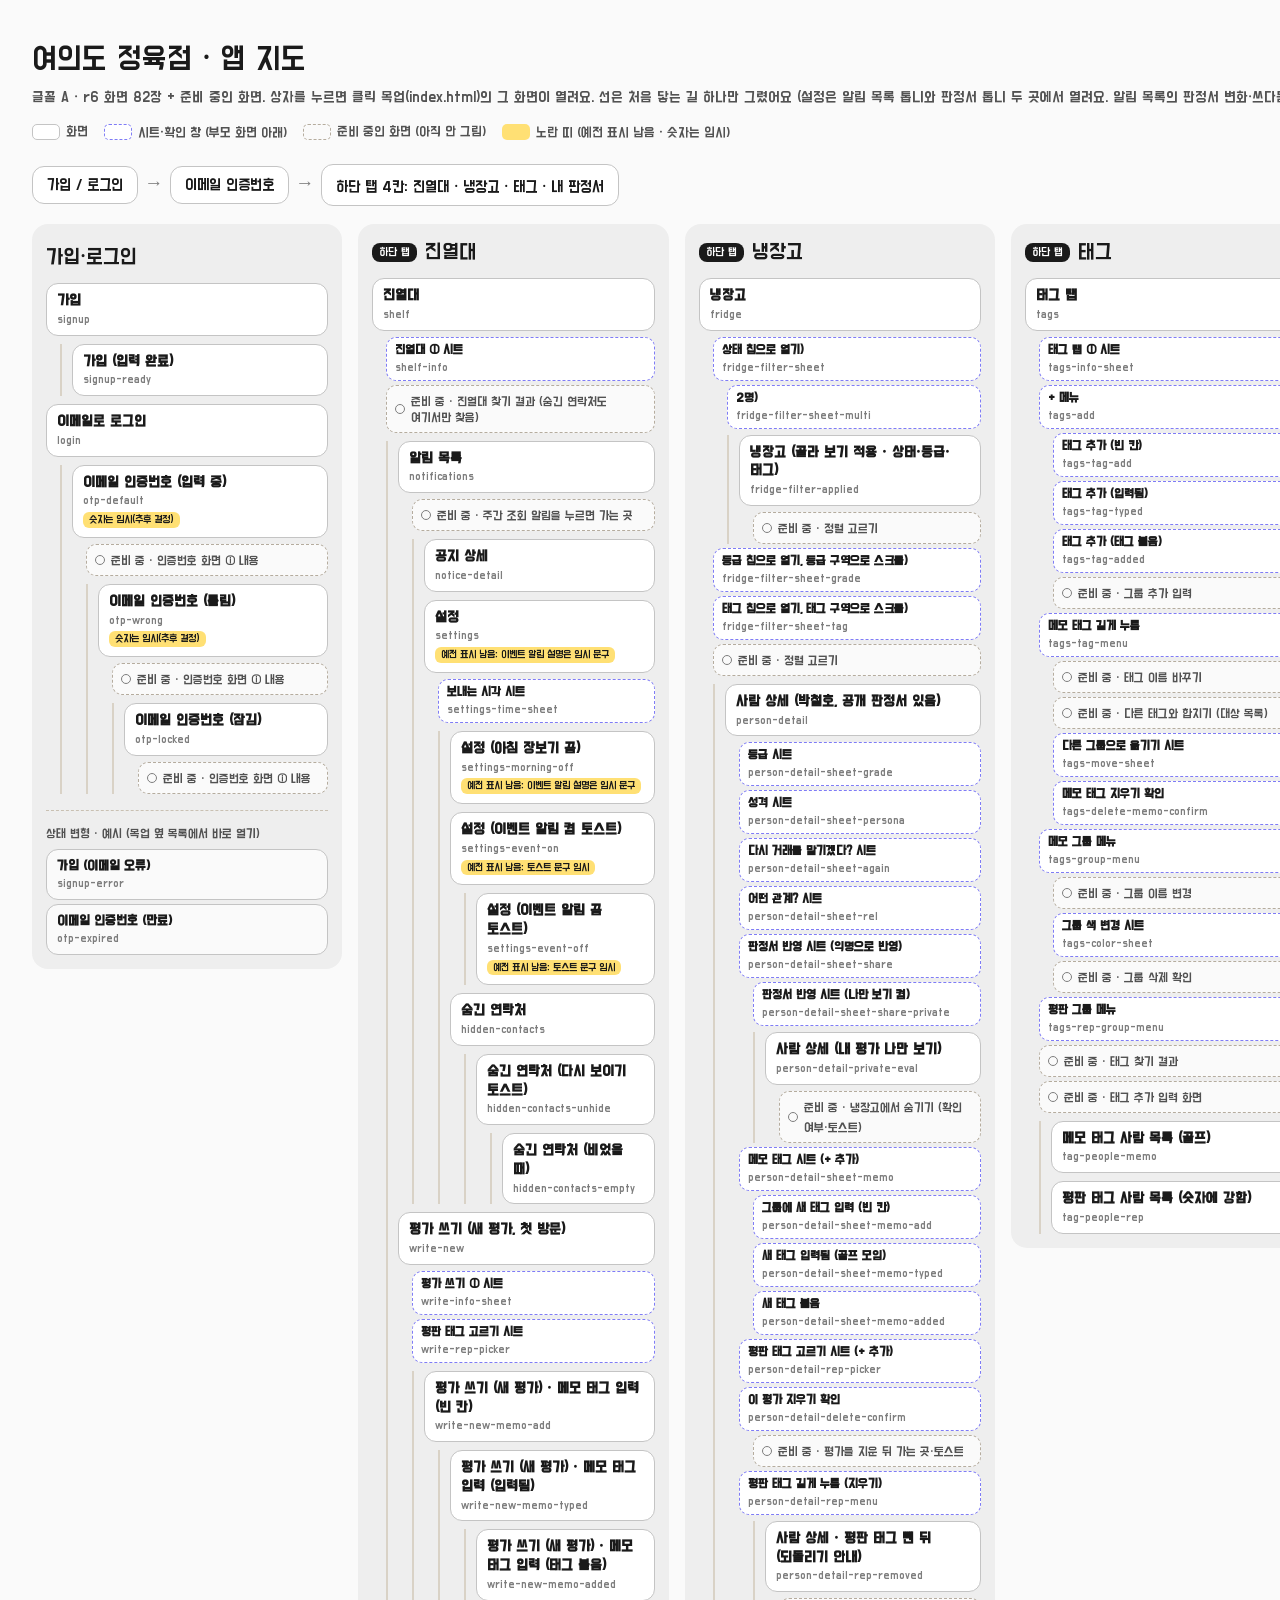
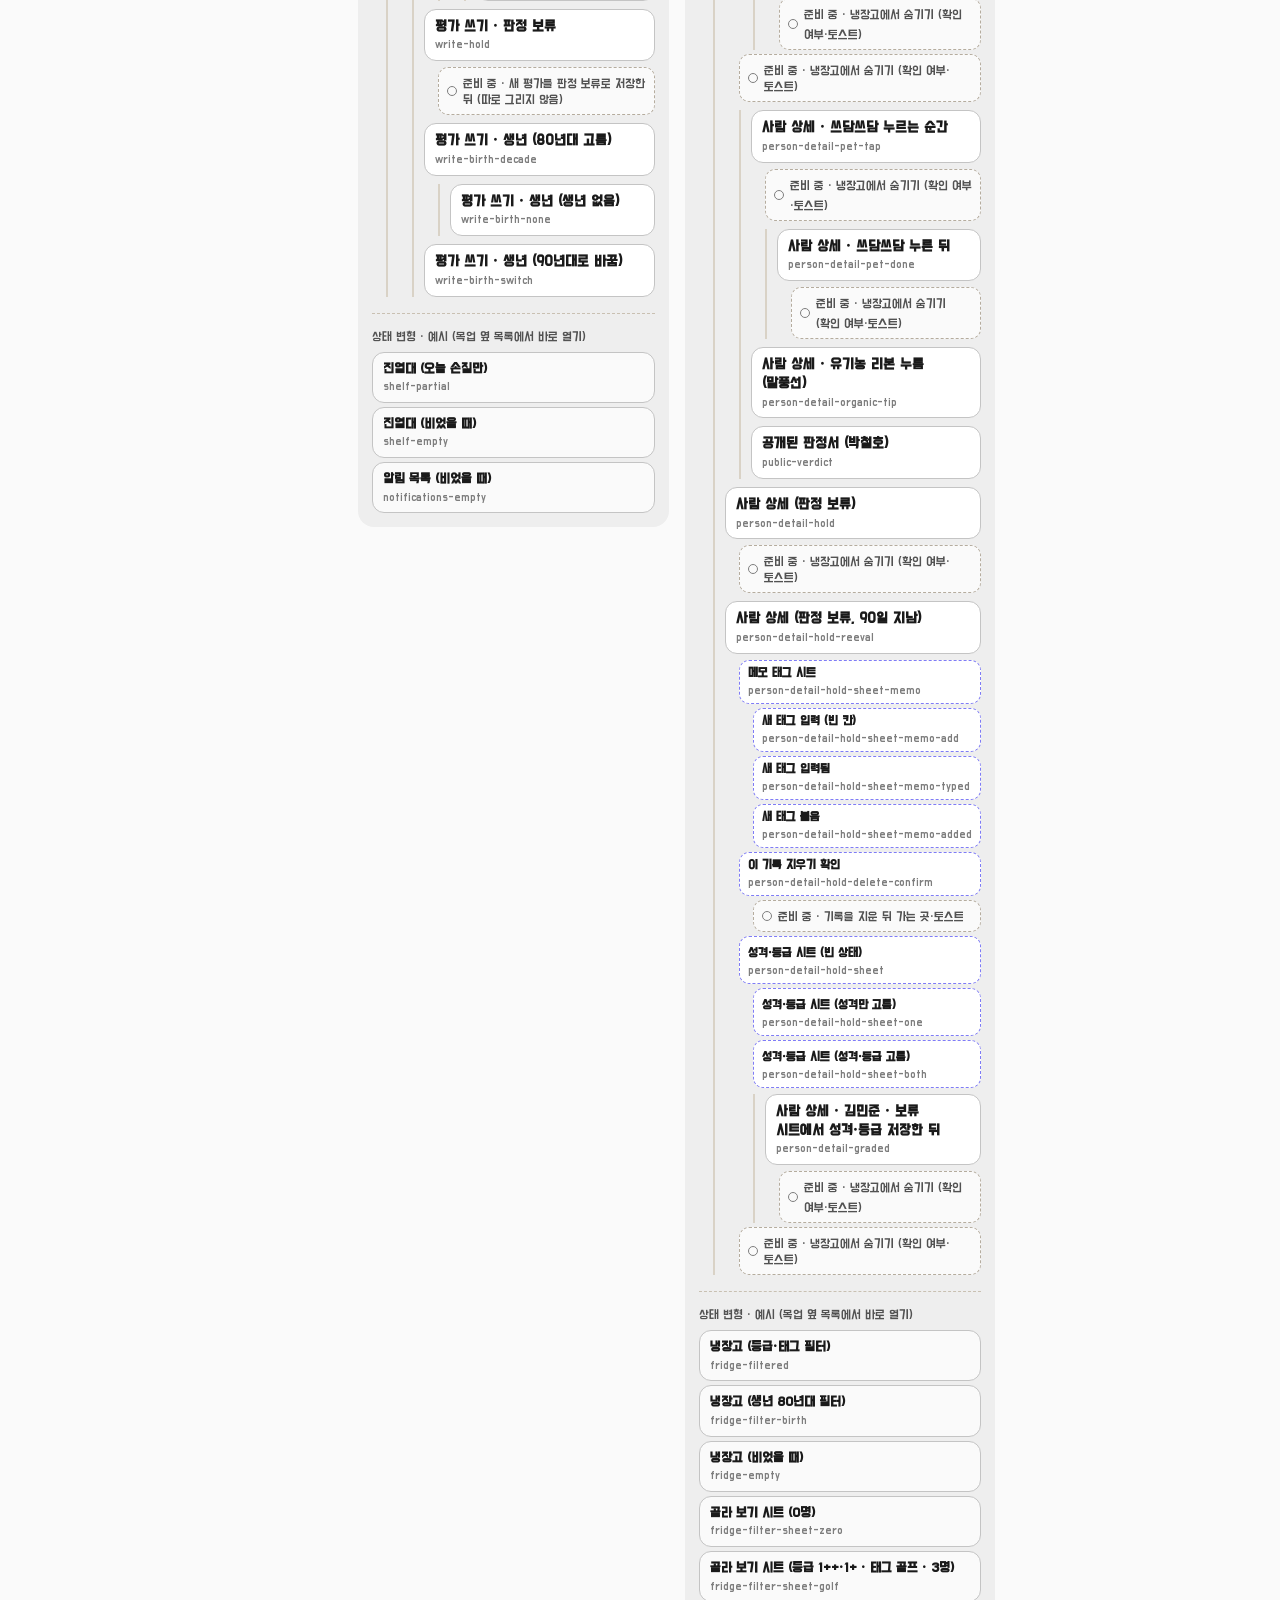
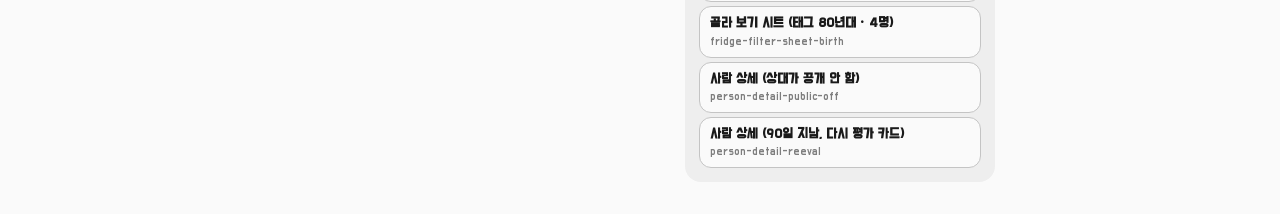
<file: DzVlhZ6e04bRAQ/app-map/index.html>
<!doctype html><html lang="ko"><head><meta charset="utf-8"><meta name="robots" content="noindex, nofollow"><meta name="viewport" content="width=device-width, initial-scale=1"><title>여의도 정육점 · 앱 지도</title><style>/* generated by make_font_css.py --used — fonts: SIL OFL 1.1 (see OFL-*.txt) */
@font-face{font-family:'Do Hyeon';font-style:normal;font-weight:400;font-display:block;src:url([data-uri]) format('woff2');}
@font-face{font-family:'Noto Sans KR';font-style:normal;font-weight:400;font-display:block;src:url([data-uri]) format('woff2');}
@font-face{font-family:'Noto Sans KR';font-style:normal;font-weight:700;font-display:block;src:url([data-uri]) format('woff2');}

*{box-sizing:border-box;margin:0;padding:0}
body{width:1680px;background:#FAFAFA;color:#1A1A1A;font-family:'Do Hyeon','Noto Sans KR',sans-serif;-webkit-font-smoothing:antialiased;word-break:keep-all;padding:32px}
a{color:inherit;text-decoration:none}
header h1{font-size:32px;font-weight:400} header p{font-size:15px;color:#525252;margin-top:6px}
.legend{display:flex;gap:16px;margin-top:14px;font-size:14px;color:#525252;align-items:center}
.legend span{display:flex;align-items:center;gap:6px}
.lg{display:inline-block;width:28px;height:16px;border-radius:5px}
.flow{display:flex;align-items:center;gap:10px;margin:22px 0 18px;font-size:16px}
.flow .st{background:#FFFFFF;border:1px solid #C4C4C4;border-radius:12px;padding:8px 14px}
.flow .ar{color:#7E7E7E}
.cols{display:grid;grid-template-columns:repeat(5,1fr);gap:16px;align-items:start}
.col{background:#EEEEEE;border-radius:16px;padding:14px}
.col h2{font-size:22px;font-weight:400;margin-bottom:12px;display:flex;align-items:center;gap:8px}
.tabtag{font-size:12px;background:#1A1A1A;color:#FFFFFF;border-radius:8px;padding:2px 7px}
.box{display:block;background:#FFFFFF;border:1.5px solid #C4C4C4;border-radius:12px;padding:8px 10px;font-size:15px;line-height:1.25}
.box:hover,.sh:hover,.cs:hover{border-color:#F0505A}
.box small,.sh small{display:block;font-size:11px;color:#7E7E7E;margin-top:2px;font-family:'Do Hyeon','Noto Sans KR',sans-serif}
.box em{display:inline-block;margin-top:4px;font-style:normal;font-size:11px;background:#FFE074;border-radius:6px;padding:1px 6px}
.n{margin-top:8px} .n:first-child{margin-top:0}
.kids{margin-left:14px;padding-left:10px;border-left:2px solid #D9D2C6;margin-top:8px}
.att{margin:6px 0 0 14px;display:flex;flex-direction:column;gap:4px}
.sh{display:block;background:#FFFFFF;border:1.5px dashed #7F7CF6;border-radius:10px;padding:5px 8px;font-size:13px}
.sh.in,.cs.in{margin-left:14px}
.cs{display:flex;align-items:center;gap:6px;border:1.5px dashed #B5AC9E;border-radius:10px;padding:5px 8px;font-size:13px;color:#525252;background:#FAFAFA}
.cs i{width:10px;height:10px;border-radius:5px;border:1.5px solid #7E7E7E;flex:none}
.lz{margin-top:16px;padding-top:12px;border-top:1px dashed #C9C0B2}
.lz h3{font-size:13px;font-weight:400;color:#525252;margin-bottom:6px}
.box.thin{margin-top:4px;border-style:solid;background:#FAFAFA;font-size:14px}
</style><style>body{-webkit-text-size-adjust:100%}</style></head><body>
<header><h1>여의도 정육점 · 앱 지도</h1><p>글꼴 A · r6 화면 82장 + 준비 중인 화면. 상자를 누르면 클릭 목업(index.html)의 그 화면이 열려요. 선은 처음 닿는 길 하나만 그렸어요 (설정은 알림 목록 톱니와 판정서 톱니 두 곳에서 열려요. 알림 목록의 판정서 변화·쓰다듬기는 내 판정서로 가요).</p>
<div class="legend"><span><i class="lg" style="background:#FFFFFF;border:1.5px solid #C4C4C4"></i>화면</span><span><i class="lg" style="background:#FFFFFF;border:1.5px dashed #7F7CF6"></i>시트·확인 창 (부모 화면 아래)</span><span><i class="lg" style="background:#FAFAFA;border:1.5px dashed #B5AC9E"></i>준비 중인 화면 (아직 안 그림)</span><span><i class="lg" style="background:#FFE074"></i>노란 띠 (예전 표시 남음 · 숫자는 임시)</span></div></header>
<div class="flow"><span class="st">가입 / 로그인</span><span class="ar">→</span><span class="st">이메일 인증번호</span><span class="ar">→</span><span class="st">하단 탭 4칸: 진열대 · 냉장고 · 태그 · 내 판정서</span></div>
<div class="cols"><section class="col"><h2>가입·로그인</h2><div class="n"><a class="box" href="../#signup"><b>가입</b><small>signup</small></a><div class="kids"><div class="n"><a class="box" href="../#signup-ready"><b>가입 (입력 완료)</b><small>signup-ready</small></a></div></div></div><div class="n"><a class="box" href="../#login"><b>이메일로 로그인</b><small>login</small></a><div class="kids"><div class="n"><a class="box" href="../#otp-default"><b>이메일 인증번호 (입력 중)</b><small>otp-default</small><em>숫자는 임시(추후 결정)</em></a><div class="att"><a class="cs" href="../#coming-soon:인증번호 화면 ⓘ 내용"><i></i>준비 중 · 인증번호 화면 ⓘ 내용</a></div><div class="kids"><div class="n"><a class="box" href="../#otp-wrong"><b>이메일 인증번호 (틀림)</b><small>otp-wrong</small><em>숫자는 임시(추후 결정)</em></a><div class="att"><a class="cs" href="../#coming-soon:인증번호 화면 ⓘ 내용"><i></i>준비 중 · 인증번호 화면 ⓘ 내용</a></div><div class="kids"><div class="n"><a class="box" href="../#otp-locked"><b>이메일 인증번호 (잠김)</b><small>otp-locked</small></a><div class="att"><a class="cs" href="../#coming-soon:인증번호 화면 ⓘ 내용"><i></i>준비 중 · 인증번호 화면 ⓘ 내용</a></div></div></div></div></div></div></div></div><div class="lz"><h3>상태 변형 · 예시 (목업 옆 목록에서 바로 열기)</h3><a class="box thin" href="../#signup-error"><b>가입 (이메일 오류)</b><small>signup-error</small></a><a class="box thin" href="../#otp-expired"><b>이메일 인증번호 (만료)</b><small>otp-expired</small></a></div></section><section class="col"><h2><span class="tabtag">하단 탭</span>진열대</h2><div class="n"><a class="box" href="../#shelf"><b>진열대</b><small>shelf</small></a><div class="att"><a class="sh" href="../#shelf-info"><b>진열대 ⓘ 시트</b><small>shelf-info</small></a><a class="cs" href="../#coming-soon:진열대 찾기 결과 (숨긴 연락처도 여기서만 찾음)"><i></i>준비 중 · 진열대 찾기 결과 (숨긴 연락처도 여기서만 찾음)</a></div><div class="kids"><div class="n"><a class="box" href="../#notifications"><b>알림 목록</b><small>notifications</small></a><div class="att"><a class="cs" href="../#coming-soon:주간 조회 알림을 누르면 가는 곳"><i></i>준비 중 · 주간 조회 알림을 누르면 가는 곳</a></div><div class="kids"><div class="n"><a class="box" href="../#notice-detail"><b>공지 상세</b><small>notice-detail</small></a></div><div class="n"><a class="box" href="../#settings"><b>설정</b><small>settings</small><em>예전 표시 남음: 이벤트 알림 설명은 임시 문구</em></a><div class="att"><a class="sh" href="../#settings-time-sheet"><b>보내는 시각 시트</b><small>settings-time-sheet</small></a></div><div class="kids"><div class="n"><a class="box" href="../#settings-morning-off"><b>설정 (아침 장보기 끔)</b><small>settings-morning-off</small><em>예전 표시 남음: 이벤트 알림 설명은 임시 문구</em></a></div><div class="n"><a class="box" href="../#settings-event-on"><b>설정 (이벤트 알림 켬 토스트)</b><small>settings-event-on</small><em>예전 표시 남음: 토스트 문구 임시</em></a><div class="kids"><div class="n"><a class="box" href="../#settings-event-off"><b>설정 (이벤트 알림 끔 토스트)</b><small>settings-event-off</small><em>예전 표시 남음: 토스트 문구 임시</em></a></div></div></div><div class="n"><a class="box" href="../#hidden-contacts"><b>숨긴 연락처</b><small>hidden-contacts</small></a><div class="kids"><div class="n"><a class="box" href="../#hidden-contacts-unhide"><b>숨긴 연락처 (다시 보이기 토스트)</b><small>hidden-contacts-unhide</small></a><div class="kids"><div class="n"><a class="box" href="../#hidden-contacts-empty"><b>숨긴 연락처 (비었을 때)</b><small>hidden-contacts-empty</small></a></div></div></div></div></div></div></div></div></div><div class="n"><a class="box" href="../#write-new"><b>평가 쓰기 (새 평가, 첫 방문)</b><small>write-new</small></a><div class="att"><a class="sh" href="../#write-info-sheet"><b>평가 쓰기 ⓘ 시트</b><small>write-info-sheet</small></a><a class="sh" href="../#write-rep-picker"><b>평판 태그 고르기 시트</b><small>write-rep-picker</small></a></div><div class="kids"><div class="n"><a class="box" href="../#write-new-memo-add"><b>평가 쓰기 (새 평가) · 메모 태그 입력 (빈 칸)</b><small>write-new-memo-add</small></a><div class="kids"><div class="n"><a class="box" href="../#write-new-memo-typed"><b>평가 쓰기 (새 평가) · 메모 태그 입력 (입력됨)</b><small>write-new-memo-typed</small></a><div class="kids"><div class="n"><a class="box" href="../#write-new-memo-added"><b>평가 쓰기 (새 평가) · 메모 태그 입력 (태그 붙음)</b><small>write-new-memo-added</small></a></div></div></div></div></div><div class="n"><a class="box" href="../#write-hold"><b>평가 쓰기 · 판정 보류</b><small>write-hold</small></a><div class="att"><a class="cs" href="../#coming-soon:새 평가를 판정 보류로 저장한 뒤 (따로 그리지 않음)"><i></i>준비 중 · 새 평가를 판정 보류로 저장한 뒤 (따로 그리지 않음)</a></div></div><div class="n"><a class="box" href="../#write-birth-decade"><b>평가 쓰기 · 생년 (80년대 고름)</b><small>write-birth-decade</small></a><div class="kids"><div class="n"><a class="box" href="../#write-birth-none"><b>평가 쓰기 · 생년 (생년 없음)</b><small>write-birth-none</small></a></div></div></div><div class="n"><a class="box" href="../#write-birth-switch"><b>평가 쓰기 · 생년 (90년대로 바꿈)</b><small>write-birth-switch</small></a></div></div></div></div></div><div class="lz"><h3>상태 변형 · 예시 (목업 옆 목록에서 바로 열기)</h3><a class="box thin" href="../#shelf-partial"><b>진열대 (오늘 손질만)</b><small>shelf-partial</small></a><a class="box thin" href="../#shelf-empty"><b>진열대 (비었을 때)</b><small>shelf-empty</small></a><a class="box thin" href="../#notifications-empty"><b>알림 목록 (비었을 때)</b><small>notifications-empty</small></a></div></section><section class="col"><h2><span class="tabtag">하단 탭</span>냉장고</h2><div class="n"><a class="box" href="../#fridge"><b>냉장고</b><small>fridge</small></a><div class="att"><a class="sh" href="../#fridge-filter-sheet"><b>상태 칩으로 열기)</b><small>fridge-filter-sheet</small></a><a class="sh in" href="../#fridge-filter-sheet-multi"><b>2명)</b><small>fridge-filter-sheet-multi</small></a><div class="kids" style="margin-top:2px"><div class="n"><a class="box" href="../#fridge-filter-applied"><b>냉장고 (골라 보기 적용 · 상태·등급·태그)</b><small>fridge-filter-applied</small></a><div class="att"><a class="cs" href="../#coming-soon:정렬 고르기"><i></i>준비 중 · 정렬 고르기</a></div></div></div><a class="sh" href="../#fridge-filter-sheet-grade"><b>등급 칩으로 열기, 등급 구역으로 스크롤)</b><small>fridge-filter-sheet-grade</small></a><a class="sh" href="../#fridge-filter-sheet-tag"><b>태그 칩으로 열기, 태그 구역으로 스크롤)</b><small>fridge-filter-sheet-tag</small></a><a class="cs" href="../#coming-soon:정렬 고르기"><i></i>준비 중 · 정렬 고르기</a></div><div class="kids"><div class="n"><a class="box" href="../#person-detail"><b>사람 상세 (박철호, 공개 판정서 있음)</b><small>person-detail</small></a><div class="att"><a class="sh" href="../#person-detail-sheet-grade"><b>등급 시트</b><small>person-detail-sheet-grade</small></a><a class="sh" href="../#person-detail-sheet-persona"><b>성격 시트</b><small>person-detail-sheet-persona</small></a><a class="sh" href="../#person-detail-sheet-again"><b>다시 거래를 맡기겠다? 시트</b><small>person-detail-sheet-again</small></a><a class="sh" href="../#person-detail-sheet-rel"><b>어떤 관계? 시트</b><small>person-detail-sheet-rel</small></a><a class="sh" href="../#person-detail-sheet-share"><b>판정서 반영 시트 (익명으로 반영)</b><small>person-detail-sheet-share</small></a><a class="sh in" href="../#person-detail-sheet-share-private"><b>판정서 반영 시트 (나만 보기 켬)</b><small>person-detail-sheet-share-private</small></a><div class="kids" style="margin-top:2px"><div class="n"><a class="box" href="../#person-detail-private-eval"><b>사람 상세 (내 평가 나만 보기)</b><small>person-detail-private-eval</small></a><div class="att"><a class="cs" href="../#coming-soon:냉장고에서 숨기기 (확인 여부·토스트)"><i></i>준비 중 · 냉장고에서 숨기기 (확인 여부·토스트)</a></div></div></div><a class="sh" href="../#person-detail-sheet-memo"><b>메모 태그 시트 (+ 추가)</b><small>person-detail-sheet-memo</small></a><a class="sh in" href="../#person-detail-sheet-memo-add"><b>그룹에 새 태그 입력 (빈 칸)</b><small>person-detail-sheet-memo-add</small></a><a class="sh in" href="../#person-detail-sheet-memo-typed"><b>새 태그 입력됨 (골프 모임)</b><small>person-detail-sheet-memo-typed</small></a><a class="sh in" href="../#person-detail-sheet-memo-added"><b>새 태그 붙음</b><small>person-detail-sheet-memo-added</small></a><a class="sh" href="../#person-detail-rep-picker"><b>평판 태그 고르기 시트 (+ 추가)</b><small>person-detail-rep-picker</small></a><a class="sh" href="../#person-detail-delete-confirm"><b>이 평가 지우기 확인</b><small>person-detail-delete-confirm</small></a><a class="cs in" href="../#coming-soon:평가를 지운 뒤 가는 곳·토스트"><i></i>준비 중 · 평가를 지운 뒤 가는 곳·토스트</a><a class="sh" href="../#person-detail-rep-menu"><b>평판 태그 길게 누름 (지우기)</b><small>person-detail-rep-menu</small></a><div class="kids" style="margin-top:2px"><div class="n"><a class="box" href="../#person-detail-rep-removed"><b>사람 상세 · 평판 태그 뺀 뒤 (되돌리기 안내)</b><small>person-detail-rep-removed</small></a><div class="att"><a class="cs" href="../#coming-soon:냉장고에서 숨기기 (확인 여부·토스트)"><i></i>준비 중 · 냉장고에서 숨기기 (확인 여부·토스트)</a></div></div></div><a class="cs" href="../#coming-soon:냉장고에서 숨기기 (확인 여부·토스트)"><i></i>준비 중 · 냉장고에서 숨기기 (확인 여부·토스트)</a></div><div class="kids"><div class="n"><a class="box" href="../#person-detail-pet-tap"><b>사람 상세 · 쓰담쓰담 누르는 순간</b><small>person-detail-pet-tap</small></a><div class="att"><a class="cs" href="../#coming-soon:냉장고에서 숨기기 (확인 여부·토스트)"><i></i>준비 중 · 냉장고에서 숨기기 (확인 여부·토스트)</a></div><div class="kids"><div class="n"><a class="box" href="../#person-detail-pet-done"><b>사람 상세 · 쓰담쓰담 누른 뒤</b><small>person-detail-pet-done</small></a><div class="att"><a class="cs" href="../#coming-soon:냉장고에서 숨기기 (확인 여부·토스트)"><i></i>준비 중 · 냉장고에서 숨기기 (확인 여부·토스트)</a></div></div></div></div><div class="n"><a class="box" href="../#person-detail-organic-tip"><b>사람 상세 · 유기농 리본 누름 (말풍선)</b><small>person-detail-organic-tip</small></a></div><div class="n"><a class="box" href="../#public-verdict"><b>공개된 판정서 (박철호)</b><small>public-verdict</small></a></div></div></div><div class="n"><a class="box" href="../#person-detail-hold"><b>사람 상세 (판정 보류)</b><small>person-detail-hold</small></a><div class="att"><a class="cs" href="../#coming-soon:냉장고에서 숨기기 (확인 여부·토스트)"><i></i>준비 중 · 냉장고에서 숨기기 (확인 여부·토스트)</a></div></div><div class="n"><a class="box" href="../#person-detail-hold-reeval"><b>사람 상세 (판정 보류, 90일 지남)</b><small>person-detail-hold-reeval</small></a><div class="att"><a class="sh" href="../#person-detail-hold-sheet-memo"><b>메모 태그 시트</b><small>person-detail-hold-sheet-memo</small></a><a class="sh in" href="../#person-detail-hold-sheet-memo-add"><b>새 태그 입력 (빈 칸)</b><small>person-detail-hold-sheet-memo-add</small></a><a class="sh in" href="../#person-detail-hold-sheet-memo-typed"><b>새 태그 입력됨</b><small>person-detail-hold-sheet-memo-typed</small></a><a class="sh in" href="../#person-detail-hold-sheet-memo-added"><b>새 태그 붙음</b><small>person-detail-hold-sheet-memo-added</small></a><a class="sh" href="../#person-detail-hold-delete-confirm"><b>이 기록 지우기 확인</b><small>person-detail-hold-delete-confirm</small></a><a class="cs in" href="../#coming-soon:기록을 지운 뒤 가는 곳·토스트"><i></i>준비 중 · 기록을 지운 뒤 가는 곳·토스트</a><a class="sh" href="../#person-detail-hold-sheet"><b>성격·등급 시트 (빈 상태)</b><small>person-detail-hold-sheet</small></a><a class="sh in" href="../#person-detail-hold-sheet-one"><b>성격·등급 시트 (성격만 고름)</b><small>person-detail-hold-sheet-one</small></a><a class="sh in" href="../#person-detail-hold-sheet-both"><b>성격·등급 시트 (성격·등급 고름)</b><small>person-detail-hold-sheet-both</small></a><div class="kids" style="margin-top:2px"><div class="n"><a class="box" href="../#person-detail-graded"><b>사람 상세 · 김민준 · 보류 시트에서 성격·등급 저장한 뒤</b><small>person-detail-graded</small></a><div class="att"><a class="cs" href="../#coming-soon:냉장고에서 숨기기 (확인 여부·토스트)"><i></i>준비 중 · 냉장고에서 숨기기 (확인 여부·토스트)</a></div></div></div><a class="cs" href="../#coming-soon:냉장고에서 숨기기 (확인 여부·토스트)"><i></i>준비 중 · 냉장고에서 숨기기 (확인 여부·토스트)</a></div></div></div></div><div class="lz"><h3>상태 변형 · 예시 (목업 옆 목록에서 바로 열기)</h3><a class="box thin" href="../#fridge-filtered"><b>냉장고 (등급·태그 필터)</b><small>fridge-filtered</small></a><a class="box thin" href="../#fridge-filter-birth"><b>냉장고 (생년 80년대 필터)</b><small>fridge-filter-birth</small></a><a class="box thin" href="../#fridge-empty"><b>냉장고 (비었을 때)</b><small>fridge-empty</small></a><a class="box thin" href="../#fridge-filter-sheet-zero"><b>골라 보기 시트 (0명)</b><small>fridge-filter-sheet-zero</small></a><a class="box thin" href="../#fridge-filter-sheet-golf"><b>골라 보기 시트 (등급 1++·1+ · 태그 골프 · 3명)</b><small>fridge-filter-sheet-golf</small></a><a class="box thin" href="../#fridge-filter-sheet-birth"><b>골라 보기 시트 (태그 80년대 · 4명)</b><small>fridge-filter-sheet-birth</small></a><a class="box thin" href="../#person-detail-public-off"><b>사람 상세 (상대가 공개 안 함)</b><small>person-detail-public-off</small></a><a class="box thin" href="../#person-detail-reeval"><b>사람 상세 (90일 지남, 다시 평가 카드)</b><small>person-detail-reeval</small></a></div></section><section class="col"><h2><span class="tabtag">하단 탭</span>태그</h2><div class="n"><a class="box" href="../#tags"><b>태그 탭</b><small>tags</small></a><div class="att"><a class="sh" href="../#tags-info-sheet"><b>태그 탭 ⓘ 시트</b><small>tags-info-sheet</small></a><a class="sh" href="../#tags-add"><b>+ 메뉴</b><small>tags-add</small></a><a class="sh in" href="../#tags-tag-add"><b>태그 추가 (빈 칸)</b><small>tags-tag-add</small></a><a class="sh in" href="../#tags-tag-typed"><b>태그 추가 (입력됨)</b><small>tags-tag-typed</small></a><a class="sh in" href="../#tags-tag-added"><b>태그 추가 (태그 붙음)</b><small>tags-tag-added</small></a><a class="cs in" href="../#coming-soon:그룹 추가 입력"><i></i>준비 중 · 그룹 추가 입력</a><a class="sh" href="../#tags-tag-menu"><b>메모 태그 길게 누름</b><small>tags-tag-menu</small></a><a class="cs in" href="../#coming-soon:태그 이름 바꾸기"><i></i>준비 중 · 태그 이름 바꾸기</a><a class="cs in" href="../#coming-soon:다른 태그와 합치기 (대상 목록)"><i></i>준비 중 · 다른 태그와 합치기 (대상 목록)</a><a class="sh in" href="../#tags-move-sheet"><b>다른 그룹으로 옮기기 시트</b><small>tags-move-sheet</small></a><a class="sh in" href="../#tags-delete-memo-confirm"><b>메모 태그 지우기 확인</b><small>tags-delete-memo-confirm</small></a><a class="sh" href="../#tags-group-menu"><b>메모 그룹 메뉴</b><small>tags-group-menu</small></a><a class="cs in" href="../#coming-soon:그룹 이름 변경"><i></i>준비 중 · 그룹 이름 변경</a><a class="sh in" href="../#tags-color-sheet"><b>그룹 색 변경 시트</b><small>tags-color-sheet</small></a><a class="cs in" href="../#coming-soon:그룹 삭제 확인"><i></i>준비 중 · 그룹 삭제 확인</a><a class="sh" href="../#tags-rep-group-menu"><b>평판 그룹 메뉴</b><small>tags-rep-group-menu</small></a><a class="cs" href="../#coming-soon:태그 찾기 결과"><i></i>준비 중 · 태그 찾기 결과</a><a class="cs" href="../#coming-soon:태그 추가 입력 화면"><i></i>준비 중 · 태그 추가 입력 화면</a></div><div class="kids"><div class="n"><a class="box" href="../#tag-people-memo"><b>메모 태그 사람 목록 (골프)</b><small>tag-people-memo</small></a></div><div class="n"><a class="box" href="../#tag-people-rep"><b>평판 태그 사람 목록 (숫자에 강함)</b><small>tag-people-rep</small></a></div></div></div></section><section class="col"><h2><span class="tabtag">하단 탭</span>내 판정서</h2><div class="n"><a class="box" href="../#phone"><b>휴대폰 번호 인증</b><small>phone</small></a><div class="kids"><div class="n"><a class="box" href="../#sms-default"><b>문자 인증번호 (입력 중)</b><small>sms-default</small><em>숫자는 임시(추후 결정)</em></a><div class="att"><a class="cs" href="../#coming-soon:문자 인증 화면 ⓘ 내용"><i></i>준비 중 · 문자 인증 화면 ⓘ 내용</a></div><div class="kids"><div class="n"><a class="box" href="../#sms-wrong"><b>문자 인증번호 (틀림)</b><small>sms-wrong</small><em>숫자는 임시(추후 결정)</em></a><div class="att"><a class="cs" href="../#coming-soon:문자 인증 화면 ⓘ 내용"><i></i>준비 중 · 문자 인증 화면 ⓘ 내용</a></div><div class="kids"><div class="n"><a class="box" href="../#sms-locked"><b>문자 인증번호 (잠김)</b><small>sms-locked</small></a><div class="att"><a class="cs" href="../#coming-soon:문자 인증 화면 ⓘ 내용"><i></i>준비 중 · 문자 인증 화면 ⓘ 내용</a></div></div></div></div><div class="n"><a class="box" href="../#accept"><b>내 판정서 받기 (수락)</b><small>accept</small></a><div class="att"><a class="sh" href="../#accept-sheet"><b>내 판정서 받기 ⓘ 시트</b><small>accept-sheet</small></a><a class="cs" href="../#coming-soon:번호 쓰기 시작한 날짜 고르기"><i></i>준비 중 · 번호 쓰기 시작한 날짜 고르기</a></div><div class="kids"><div class="n"><a class="box" href="../#verdict-pending"><b>판정 대기 중</b><small>verdict-pending</small></a><div class="att"><a class="sh" href="../#verdict-pending-close-confirm"><b>판정서 닫기 확인</b><small>verdict-pending-close-confirm</small></a><div class="kids" style="margin-top:2px"><div class="n"><a class="box" href="../#accept-reopen"><b>내 판정서 받기 (닫은 뒤 다시)</b><small>accept-reopen</small></a><div class="att"><a class="cs" href="../#coming-soon:번호 쓰기 시작한 날짜 고르기"><i></i>준비 중 · 번호 쓰기 시작한 날짜 고르기</a></div></div></div><a class="cs" href="../#coming-soon:초대 링크 공유 시트"><i></i>준비 중 · 초대 링크 공유 시트</a></div></div><div class="n"><a class="box" href="../#verdict"><b>내 판정서 (공개 끔)</b><small>verdict</small></a><div class="att"><a class="sh" href="../#verdict-consent"><b>공개 동의 시트</b><small>verdict-consent</small></a><div class="kids" style="margin-top:2px"><div class="n"><a class="box" href="../#verdict-public-on"><b>내 판정서 (공개 켬)</b><small>verdict-public-on</small></a></div></div><a class="sh" href="../#verdict-close-confirm"><b>판정서 닫기 확인</b><small>verdict-close-confirm</small></a></div></div></div></div></div></div></div></div><div class="lz"><h3>상태 변형 · 예시 (목업 옆 목록에서 바로 열기)</h3><a class="box thin" href="../#sms-expired"><b>문자 인증번호 (만료)</b><small>sms-expired</small></a><a class="box thin" href="../#verdict-changed"><b>내 판정서 (이번 주 바뀜)</b><small>verdict-changed</small></a></div></section></div></body></html>
</file>
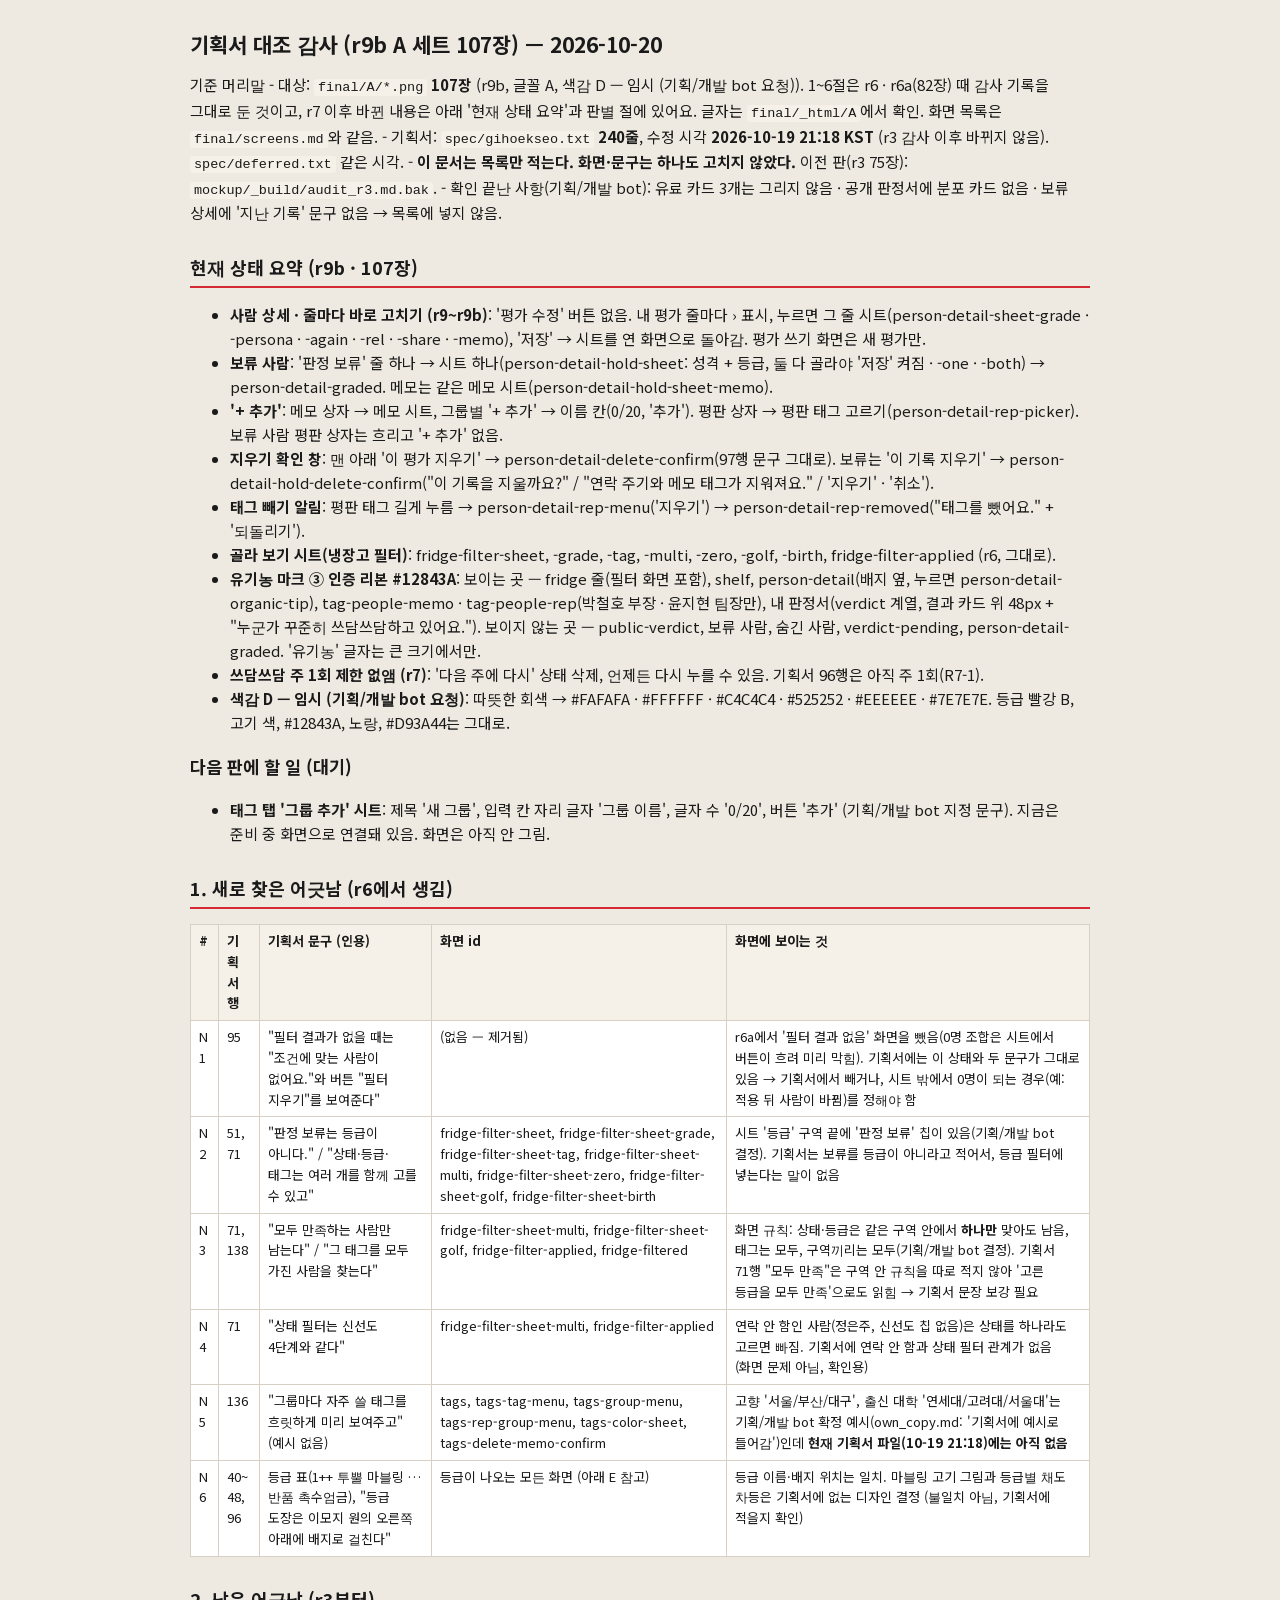
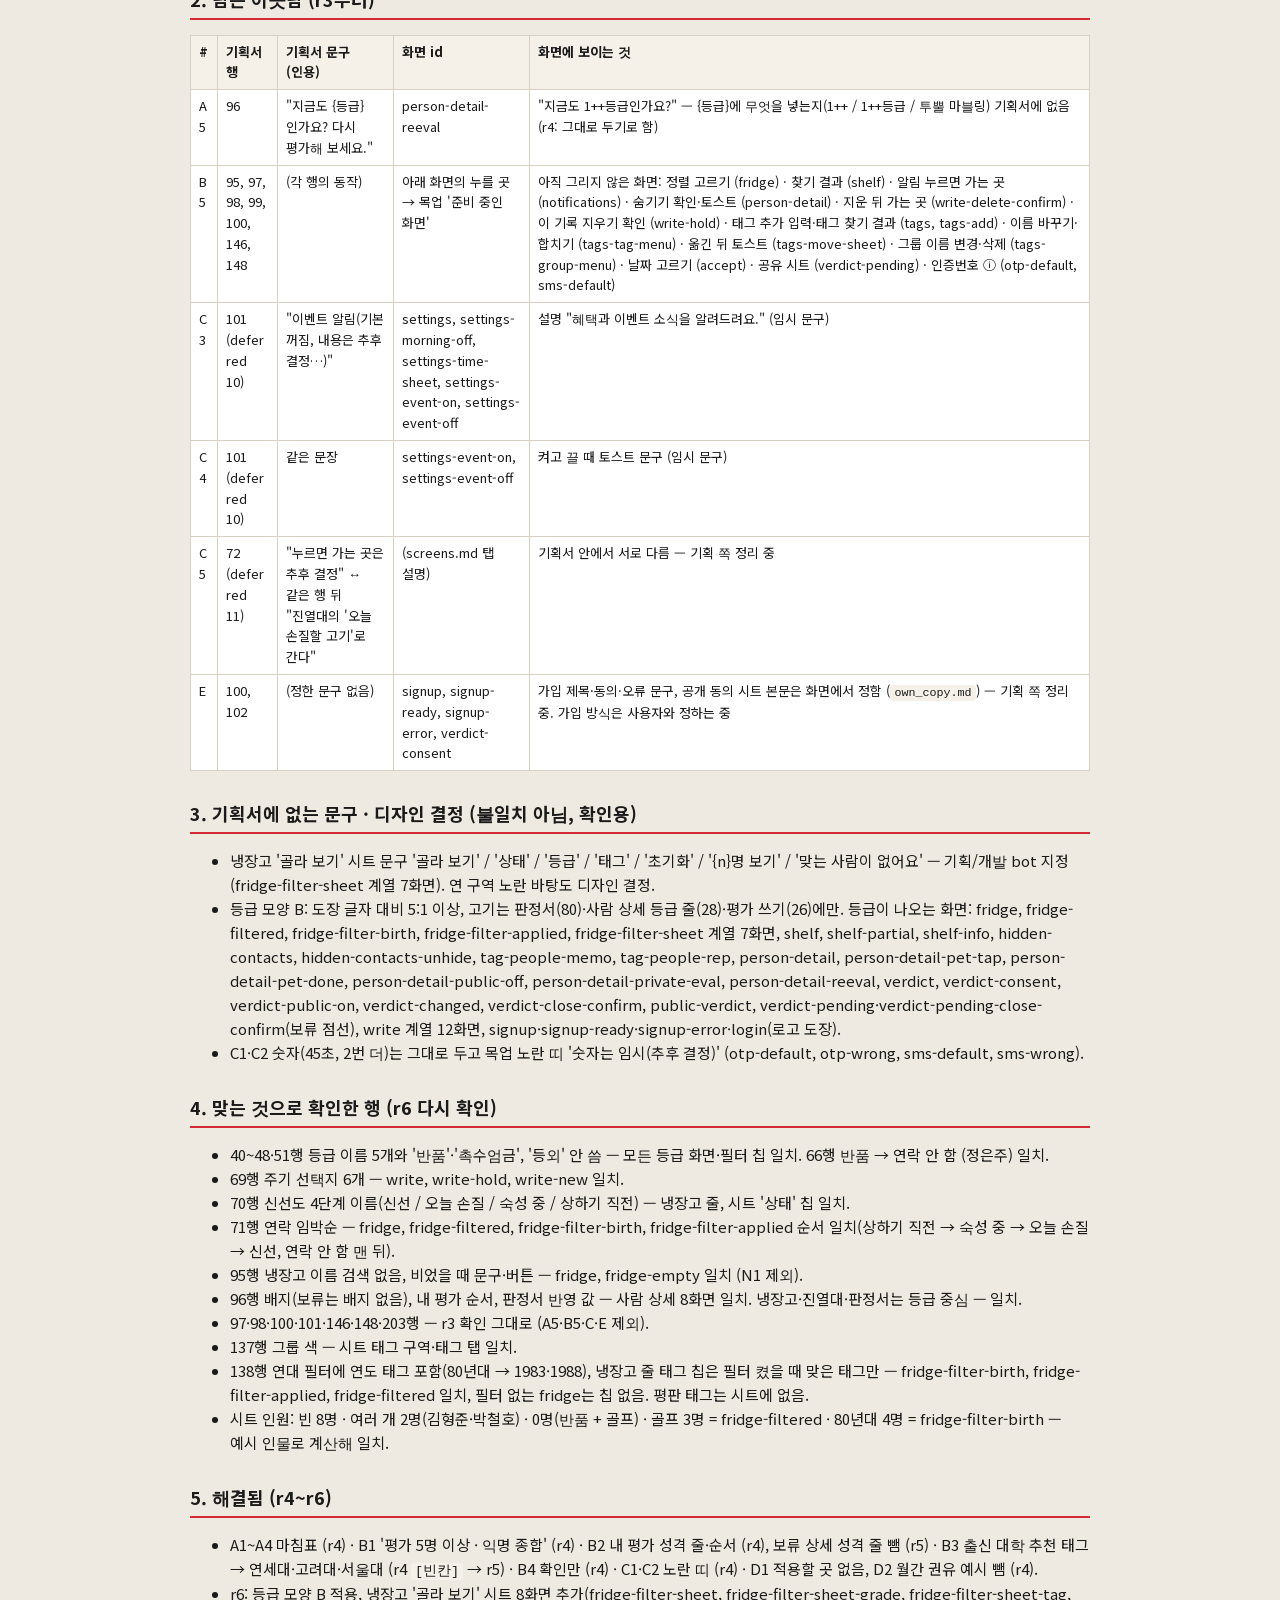
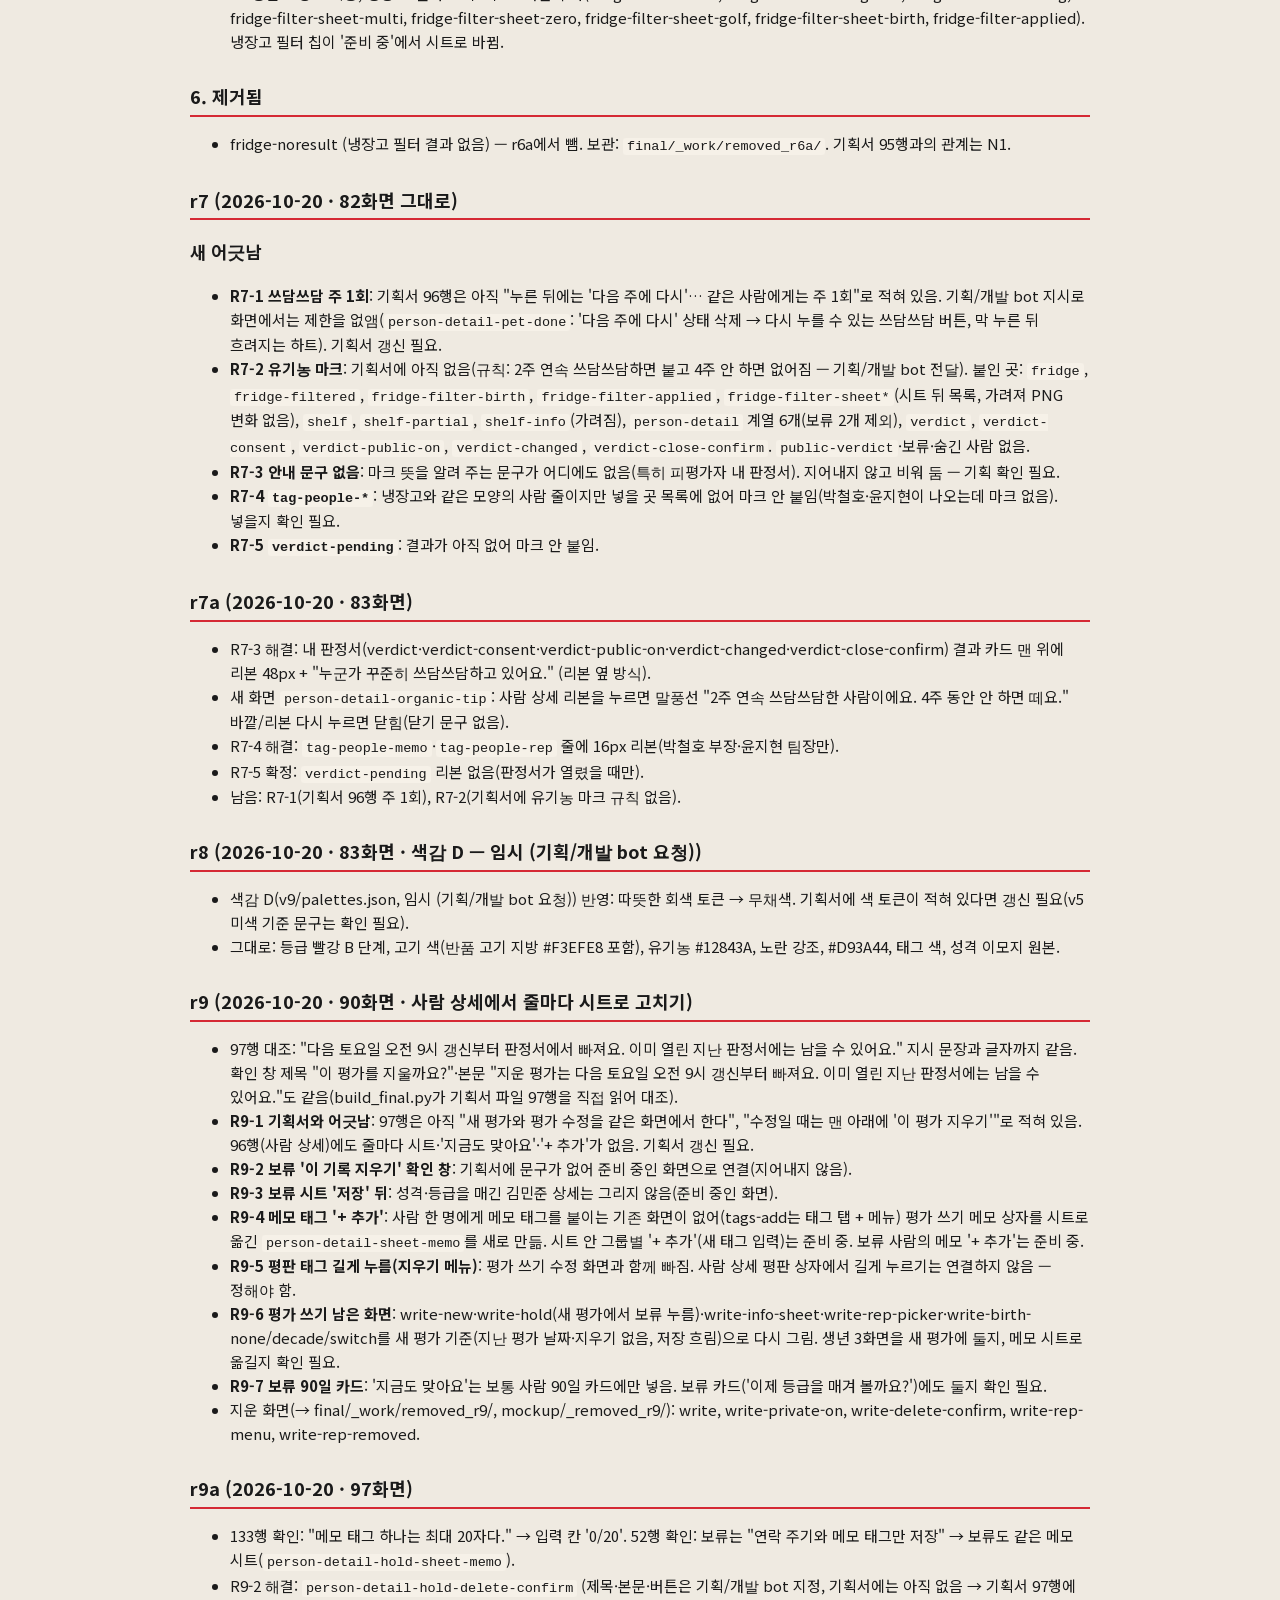
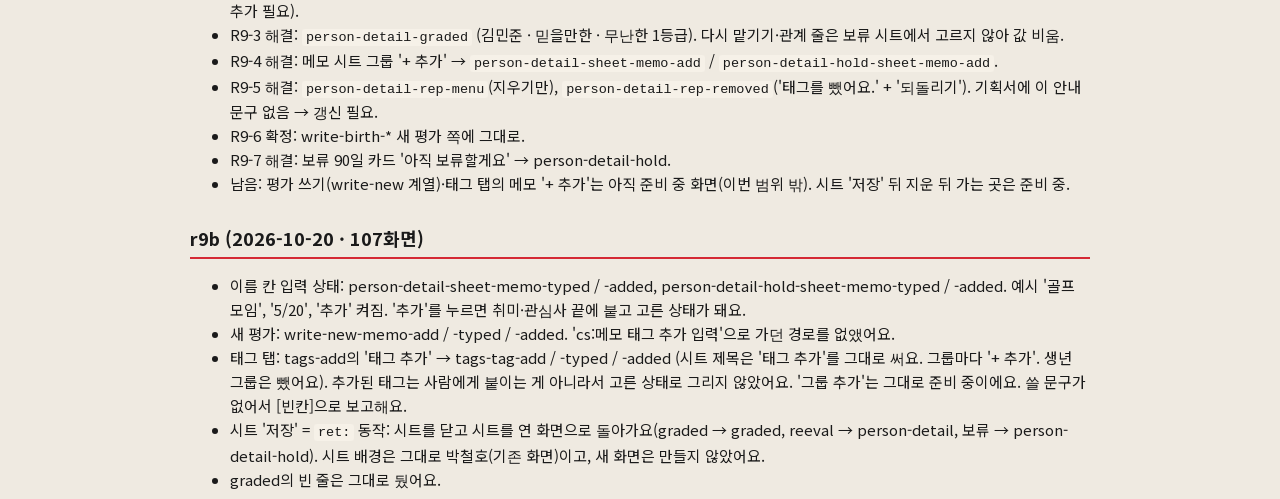
<file: DzVlhZ6e04bRAQ/audit/index.html>
<!doctype html><html lang="ko"><head><meta charset="utf-8"><meta name="robots" content="noindex, nofollow"><meta name="viewport" content="width=device-width, initial-scale=1"><title>기획서 대조</title><style>@font-face{font-family:'Noto Sans KR';font-style:normal;font-weight:400;font-display:block;src:url([data-uri]) format('woff2');}@font-face{font-family:'Noto Sans KR';font-style:normal;font-weight:700;font-display:block;src:url([data-uri]) format('woff2');}html{-webkit-text-size-adjust:100%}body{margin:0;padding:16px;background:#EFEAE1;color:#1A1A1A;font:15px/1.6 'Noto Sans KR',sans-serif;word-break:keep-all;overflow-wrap:anywhere}main{max-width:900px;margin:auto}h1{font-size:21px;line-height:1.35}h2{font-size:18px;margin-top:28px;border-bottom:2px solid #D52934;padding-bottom:4px}.tw{overflow-x:auto;-webkit-overflow-scrolling:touch;margin:12px -16px;padding:0 16px}table{border-collapse:collapse;min-width:640px;font-size:13px;background:#fff}th,td{border:1px solid #d8d0c4;padding:6px 8px;vertical-align:top;text-align:left}th{background:#F6F1E8}code{background:#F6F1E8;padding:1px 4px;border-radius:3px;font-size:.9em}a{color:#D52934}</style></head><body><main><h1>기획서 대조 감사 (r9b A 세트 107장) — 2026-10-20</h1>
<p>기준 머리말
- 대상: <code>final/A/*.png</code> <strong>107장</strong> (r9b, 글꼴 A, 색감 D — 임시 (기획/개발 bot 요청)). 1~6절은 r6 · r6a(82장) 때 감사 기록을 그대로 둔 것이고, r7 이후 바뀐 내용은 아래 '현재 상태 요약'과 판별 절에 있어요. 글자는 <code>final/_html/A</code>에서 확인. 화면 목록은 <code>final/screens.md</code>와 같음.
- 기획서: <code>spec/gihoekseo.txt</code> <strong>240줄</strong>, 수정 시각 <strong>2026-10-19 21:18 KST</strong> (r3 감사 이후 바뀌지 않음). <code>spec/deferred.txt</code> 같은 시각.
- <strong>이 문서는 목록만 적는다. 화면·문구는 하나도 고치지 않았다.</strong> 이전 판(r3 75장): <code>mockup/_build/audit_r3.md.bak</code>.
- 확인 끝난 사항(기획/개발 bot): 유료 카드 3개는 그리지 않음 · 공개 판정서에 분포 카드 없음 · 보류 상세에 '지난 기록' 문구 없음 → 목록에 넣지 않음.</p>
<h2>현재 상태 요약 (r9b · 107장)</h2>
<ul>
<li><strong>사람 상세 · 줄마다 바로 고치기 (r9~r9b)</strong>: '평가 수정' 버튼 없음. 내 평가 줄마다 › 표시, 누르면 그 줄 시트(person-detail-sheet-grade · -persona · -again · -rel · -share · -memo), '저장' → 시트를 연 화면으로 돌아감. 평가 쓰기 화면은 새 평가만.</li>
<li><strong>보류 사람</strong>: '판정 보류' 줄 하나 → 시트 하나(person-detail-hold-sheet: 성격 + 등급, 둘 다 골라야 '저장' 켜짐 · -one · -both) → person-detail-graded. 메모는 같은 메모 시트(person-detail-hold-sheet-memo).</li>
<li><strong>'+ 추가'</strong>: 메모 상자 → 메모 시트, 그룹별 '+ 추가' → 이름 칸(0/20, '추가'). 평판 상자 → 평판 태그 고르기(person-detail-rep-picker). 보류 사람 평판 상자는 흐리고 '+ 추가' 없음.</li>
<li><strong>지우기 확인 창</strong>: 맨 아래 '이 평가 지우기' → person-detail-delete-confirm(97행 문구 그대로). 보류는 '이 기록 지우기' → person-detail-hold-delete-confirm("이 기록을 지울까요?" / "연락 주기와 메모 태그가 지워져요." / '지우기' · '취소').</li>
<li><strong>태그 빼기 알림</strong>: 평판 태그 길게 누름 → person-detail-rep-menu('지우기') → person-detail-rep-removed("태그를 뺐어요." + '되돌리기').</li>
<li><strong>골라 보기 시트(냉장고 필터)</strong>: fridge-filter-sheet, -grade, -tag, -multi, -zero, -golf, -birth, fridge-filter-applied (r6, 그대로).</li>
<li><strong>유기농 마크 ③ 인증 리본 #12843A</strong>: 보이는 곳 — fridge 줄(필터 화면 포함), shelf, person-detail(배지 옆, 누르면 person-detail-organic-tip), tag-people-memo · tag-people-rep(박철호 부장 · 윤지현 팀장만), 내 판정서(verdict 계열, 결과 카드 위 48px + "누군가 꾸준히 쓰담쓰담하고 있어요."). 보이지 않는 곳 — public-verdict, 보류 사람, 숨긴 사람, verdict-pending, person-detail-graded. '유기농' 글자는 큰 크기에서만.</li>
<li><strong>쓰담쓰담 주 1회 제한 없앰 (r7)</strong>: '다음 주에 다시' 상태 삭제, 언제든 다시 누를 수 있음. 기획서 96행은 아직 주 1회(R7-1).</li>
<li><strong>색감 D — 임시 (기획/개발 bot 요청)</strong>: 따뜻한 회색 → #FAFAFA · #FFFFFF · #C4C4C4 · #525252 · #EEEEEE · #7E7E7E. 등급 빨강 B, 고기 색, #12843A, 노랑, #D93A44는 그대로.</li>
</ul>
<h3>다음 판에 할 일 (대기)</h3>
<ul>
<li><strong>태그 탭 '그룹 추가' 시트</strong>: 제목 '새 그룹', 입력 칸 자리 글자 '그룹 이름', 글자 수 '0/20', 버튼 '추가' (기획/개발 bot 지정 문구). 지금은 준비 중 화면으로 연결돼 있음. 화면은 아직 안 그림.</li>
</ul>
<h2>1. 새로 찾은 어긋남 (r6에서 생김)</h2>
<table>
<thead>
<tr>
<th>#</th>
<th>기획서 행</th>
<th>기획서 문구 (인용)</th>
<th>화면 id</th>
<th>화면에 보이는 것</th>
</tr>
</thead>
<tbody>
<tr>
<td>N1</td>
<td>95</td>
<td>"필터 결과가 없을 때는 "조건에 맞는 사람이 없어요."와 버튼 "필터 지우기"를 보여준다"</td>
<td>(없음 — 제거됨)</td>
<td>r6a에서 '필터 결과 없음' 화면을 뺐음(0명 조합은 시트에서 버튼이 흐려 미리 막힘). 기획서에는 이 상태와 두 문구가 그대로 있음 → 기획서에서 빼거나, 시트 밖에서 0명이 되는 경우(예: 적용 뒤 사람이 바뀜)를 정해야 함</td>
</tr>
<tr>
<td>N2</td>
<td>51, 71</td>
<td>"판정 보류는 등급이 아니다." / "상태·등급·태그는 여러 개를 함께 고를 수 있고"</td>
<td>fridge-filter-sheet, fridge-filter-sheet-grade, fridge-filter-sheet-tag, fridge-filter-sheet-multi, fridge-filter-sheet-zero, fridge-filter-sheet-golf, fridge-filter-sheet-birth</td>
<td>시트 '등급' 구역 끝에 '판정 보류' 칩이 있음(기획/개발 bot 결정). 기획서는 보류를 등급이 아니라고 적어서, 등급 필터에 넣는다는 말이 없음</td>
</tr>
<tr>
<td>N3</td>
<td>71, 138</td>
<td>"모두 만족하는 사람만 남는다" / "그 태그를 모두 가진 사람을 찾는다"</td>
<td>fridge-filter-sheet-multi, fridge-filter-sheet-golf, fridge-filter-applied, fridge-filtered</td>
<td>화면 규칙: 상태·등급은 같은 구역 안에서 <strong>하나만</strong> 맞아도 남음, 태그는 모두, 구역끼리는 모두(기획/개발 bot 결정). 기획서 71행 "모두 만족"은 구역 안 규칙을 따로 적지 않아 '고른 등급을 모두 만족'으로도 읽힘 → 기획서 문장 보강 필요</td>
</tr>
<tr>
<td>N4</td>
<td>71</td>
<td>"상태 필터는 신선도 4단계와 같다"</td>
<td>fridge-filter-sheet-multi, fridge-filter-applied</td>
<td>연락 안 함인 사람(정은주, 신선도 칩 없음)은 상태를 하나라도 고르면 빠짐. 기획서에 연락 안 함과 상태 필터 관계가 없음 (화면 문제 아님, 확인용)</td>
</tr>
<tr>
<td>N5</td>
<td>136</td>
<td>"그룹마다 자주 쓸 태그를 흐릿하게 미리 보여주고" (예시 없음)</td>
<td>tags, tags-tag-menu, tags-group-menu, tags-rep-group-menu, tags-color-sheet, tags-delete-memo-confirm</td>
<td>고향 '서울/부산/대구', 출신 대학 '연세대/고려대/서울대'는 기획/개발 bot 확정 예시(own_copy.md: '기획서에 예시로 들어감')인데 <strong>현재 기획서 파일(10-19 21:18)에는 아직 없음</strong></td>
</tr>
<tr>
<td>N6</td>
<td>40~48, 96</td>
<td>등급 표(1++ 투뿔 마블링 … 반품 촉수엄금), "등급 도장은 이모지 원의 오른쪽 아래에 배지로 걸친다"</td>
<td>등급이 나오는 모든 화면 (아래 E 참고)</td>
<td>등급 이름·배지 위치는 일치. 마블링 고기 그림과 등급별 채도 차등은 기획서에 없는 디자인 결정 (불일치 아님, 기획서에 적을지 확인)</td>
</tr>
</tbody>
</table>
<h2>2. 남은 어긋남 (r3부터)</h2>
<table>
<thead>
<tr>
<th>#</th>
<th>기획서 행</th>
<th>기획서 문구 (인용)</th>
<th>화면 id</th>
<th>화면에 보이는 것</th>
</tr>
</thead>
<tbody>
<tr>
<td>A5</td>
<td>96</td>
<td>"지금도 {등급}인가요? 다시 평가해 보세요."</td>
<td>person-detail-reeval</td>
<td>"지금도 1++등급인가요?" — {등급}에 무엇을 넣는지(1++ / 1++등급 / 투뿔 마블링) 기획서에 없음 (r4: 그대로 두기로 함)</td>
</tr>
<tr>
<td>B5</td>
<td>95, 97, 98, 99, 100, 146, 148</td>
<td>(각 행의 동작)</td>
<td>아래 화면의 누를 곳 → 목업 '준비 중인 화면'</td>
<td>아직 그리지 않은 화면: 정렬 고르기 (fridge) · 찾기 결과 (shelf) · 알림 누르면 가는 곳 (notifications) · 숨기기 확인·토스트 (person-detail) · 지운 뒤 가는 곳 (write-delete-confirm) · 이 기록 지우기 확인 (write-hold) · 태그 추가 입력·태그 찾기 결과 (tags, tags-add) · 이름 바꾸기·합치기 (tags-tag-menu) · 옮긴 뒤 토스트 (tags-move-sheet) · 그룹 이름 변경·삭제 (tags-group-menu) · 날짜 고르기 (accept) · 공유 시트 (verdict-pending) · 인증번호 ⓘ (otp-default, sms-default)</td>
</tr>
<tr>
<td>C3</td>
<td>101 (deferred 10)</td>
<td>"이벤트 알림(기본 꺼짐, 내용은 추후 결정…)"</td>
<td>settings, settings-morning-off, settings-time-sheet, settings-event-on, settings-event-off</td>
<td>설명 "혜택과 이벤트 소식을 알려드려요." (임시 문구)</td>
</tr>
<tr>
<td>C4</td>
<td>101 (deferred 10)</td>
<td>같은 문장</td>
<td>settings-event-on, settings-event-off</td>
<td>켜고 끌 때 토스트 문구 (임시 문구)</td>
</tr>
<tr>
<td>C5</td>
<td>72 (deferred 11)</td>
<td>"누르면 가는 곳은 추후 결정" ↔ 같은 행 뒤 "진열대의 '오늘 손질할 고기'로 간다"</td>
<td>(screens.md 탭 설명)</td>
<td>기획서 안에서 서로 다름 — 기획 쪽 정리 중</td>
</tr>
<tr>
<td>E</td>
<td>100, 102</td>
<td>(정한 문구 없음)</td>
<td>signup, signup-ready, signup-error, verdict-consent</td>
<td>가입 제목·동의·오류 문구, 공개 동의 시트 본문은 화면에서 정함 (<code>own_copy.md</code>) — 기획 쪽 정리 중. 가입 방식은 사용자와 정하는 중</td>
</tr>
</tbody>
</table>
<h2>3. 기획서에 없는 문구 · 디자인 결정 (불일치 아님, 확인용)</h2>
<ul>
<li>냉장고 '골라 보기' 시트 문구 '골라 보기' / '상태' / '등급' / '태그' / '초기화' / '{n}명 보기' / '맞는 사람이 없어요' — 기획/개발 bot 지정 (fridge-filter-sheet 계열 7화면). 연 구역 노란 바탕도 디자인 결정.</li>
<li>등급 모양 B: 도장 글자 대비 5:1 이상, 고기는 판정서(80)·사람 상세 등급 줄(28)·평가 쓰기(26)에만. 등급이 나오는 화면: fridge, fridge-filtered, fridge-filter-birth, fridge-filter-applied, fridge-filter-sheet 계열 7화면, shelf, shelf-partial, shelf-info, hidden-contacts, hidden-contacts-unhide, tag-people-memo, tag-people-rep, person-detail, person-detail-pet-tap, person-detail-pet-done, person-detail-public-off, person-detail-private-eval, person-detail-reeval, verdict, verdict-consent, verdict-public-on, verdict-changed, verdict-close-confirm, public-verdict, verdict-pending·verdict-pending-close-confirm(보류 점선), write 계열 12화면, signup·signup-ready·signup-error·login(로고 도장).</li>
<li>C1·C2 숫자(45초, 2번 더)는 그대로 두고 목업 노란 띠 '숫자는 임시(추후 결정)' (otp-default, otp-wrong, sms-default, sms-wrong).</li>
</ul>
<h2>4. 맞는 것으로 확인한 행 (r6 다시 확인)</h2>
<ul>
<li>40~48·51행 등급 이름 5개와 '반품'·'촉수엄금', '등외' 안 씀 — 모든 등급 화면·필터 칩 일치. 66행 반품 → 연락 안 함 (정은주) 일치.</li>
<li>69행 주기 선택지 6개 — write, write-hold, write-new 일치.</li>
<li>70행 신선도 4단계 이름(신선 / 오늘 손질 / 숙성 중 / 상하기 직전) — 냉장고 줄, 시트 '상태' 칩 일치.</li>
<li>71행 연락 임박순 — fridge, fridge-filtered, fridge-filter-birth, fridge-filter-applied 순서 일치(상하기 직전 → 숙성 중 → 오늘 손질 → 신선, 연락 안 함 맨 뒤).</li>
<li>95행 냉장고 이름 검색 없음, 비었을 때 문구·버튼 — fridge, fridge-empty 일치 (N1 제외).</li>
<li>96행 배지(보류는 배지 없음), 내 평가 순서, 판정서 반영 값 — 사람 상세 8화면 일치. 냉장고·진열대·판정서는 등급 중심 — 일치.</li>
<li>97·98·100·101·146·148·203행 — r3 확인 그대로 (A5·B5·C·E 제외).</li>
<li>137행 그룹 색 — 시트 태그 구역·태그 탭 일치.</li>
<li>138행 연대 필터에 연도 태그 포함(80년대 → 1983·1988), 냉장고 줄 태그 칩은 필터 켰을 때 맞은 태그만 — fridge-filter-birth, fridge-filter-applied, fridge-filtered 일치, 필터 없는 fridge는 칩 없음. 평판 태그는 시트에 없음.</li>
<li>시트 인원: 빈 8명 · 여러 개 2명(김형준·박철호) · 0명(반품 + 골프) · 골프 3명 = fridge-filtered · 80년대 4명 = fridge-filter-birth — 예시 인물로 계산해 일치.</li>
</ul>
<h2>5. 해결됨 (r4~r6)</h2>
<ul>
<li>A1~A4 마침표 (r4) · B1 '평가 5명 이상 · 익명 종합' (r4) · B2 내 평가 성격 줄·순서 (r4), 보류 상세 성격 줄 뺌 (r5) · B3 출신 대학 추천 태그 → 연세대·고려대·서울대 (r4 <code>[빈칸]</code> → r5) · B4 확인만 (r4) · C1·C2 노란 띠 (r4) · D1 적용할 곳 없음, D2 월간 권유 예시 뺌 (r4).</li>
<li>r6: 등급 모양 B 적용, 냉장고 '골라 보기' 시트 8화면 추가(fridge-filter-sheet, fridge-filter-sheet-grade, fridge-filter-sheet-tag, fridge-filter-sheet-multi, fridge-filter-sheet-zero, fridge-filter-sheet-golf, fridge-filter-sheet-birth, fridge-filter-applied). 냉장고 필터 칩이 '준비 중'에서 시트로 바뀜.</li>
</ul>
<h2>6. 제거됨</h2>
<ul>
<li>fridge-noresult (냉장고 필터 결과 없음) — r6a에서 뺌. 보관: <code>final/_work/removed_r6a/</code>. 기획서 95행과의 관계는 N1.</li>
</ul>
<h2>r7 (2026-10-20 · 82화면 그대로)</h2>
<h3>새 어긋남</h3>
<ul>
<li><strong>R7-1 쓰담쓰담 주 1회</strong>: 기획서 96행은 아직 "누른 뒤에는 '다음 주에 다시'… 같은 사람에게는 주 1회"로 적혀 있음. 기획/개발 bot 지시로 화면에서는 제한을 없앰(<code>person-detail-pet-done</code>: '다음 주에 다시' 상태 삭제 → 다시 누를 수 있는 쓰담쓰담 버튼, 막 누른 뒤 흐려지는 하트). 기획서 갱신 필요.</li>
<li><strong>R7-2 유기농 마크</strong>: 기획서에 아직 없음(규칙: 2주 연속 쓰담쓰담하면 붙고 4주 안 하면 없어짐 — 기획/개발 bot 전달). 붙인 곳: <code>fridge</code>, <code>fridge-filtered</code>, <code>fridge-filter-birth</code>, <code>fridge-filter-applied</code>, <code>fridge-filter-sheet*</code>(시트 뒤 목록, 가려져 PNG 변화 없음), <code>shelf</code>, <code>shelf-partial</code>, <code>shelf-info</code>(가려짐), <code>person-detail</code> 계열 6개(보류 2개 제외), <code>verdict</code>, <code>verdict-consent</code>, <code>verdict-public-on</code>, <code>verdict-changed</code>, <code>verdict-close-confirm</code>. <code>public-verdict</code>·보류·숨긴 사람 없음.</li>
<li><strong>R7-3 안내 문구 없음</strong>: 마크 뜻을 알려 주는 문구가 어디에도 없음(특히 피평가자 내 판정서). 지어내지 않고 비워 둠 — 기획 확인 필요.</li>
<li><strong>R7-4 <code>tag-people-*</code></strong>: 냉장고와 같은 모양의 사람 줄이지만 넣을 곳 목록에 없어 마크 안 붙임(박철호·윤지현이 나오는데 마크 없음). 넣을지 확인 필요.</li>
<li><strong>R7-5 <code>verdict-pending</code></strong>: 결과가 아직 없어 마크 안 붙임.</li>
</ul>
<h2>r7a (2026-10-20 · 83화면)</h2>
<ul>
<li>R7-3 해결: 내 판정서(verdict·verdict-consent·verdict-public-on·verdict-changed·verdict-close-confirm) 결과 카드 맨 위에 리본 48px + "누군가 꾸준히 쓰담쓰담하고 있어요." (리본 옆 방식).</li>
<li>새 화면 <code>person-detail-organic-tip</code>: 사람 상세 리본을 누르면 말풍선 "2주 연속 쓰담쓰담한 사람이에요. 4주 동안 안 하면 떼요." 바깥/리본 다시 누르면 닫힘(닫기 문구 없음).</li>
<li>R7-4 해결: <code>tag-people-memo</code>·<code>tag-people-rep</code> 줄에 16px 리본(박철호 부장·윤지현 팀장만).</li>
<li>R7-5 확정: <code>verdict-pending</code> 리본 없음(판정서가 열렸을 때만).</li>
<li>남음: R7-1(기획서 96행 주 1회), R7-2(기획서에 유기농 마크 규칙 없음).</li>
</ul>
<h2>r8 (2026-10-20 · 83화면 · 색감 D — 임시 (기획/개발 bot 요청))</h2>
<ul>
<li>색감 D(v9/palettes.json, 임시 (기획/개발 bot 요청)) 반영: 따뜻한 회색 토큰 → 무채색. 기획서에 색 토큰이 적혀 있다면 갱신 필요(v5 미색 기준 문구는 확인 필요).</li>
<li>그대로: 등급 빨강 B 단계, 고기 색(반품 고기 지방 #F3EFE8 포함), 유기농 #12843A, 노란 강조, #D93A44, 태그 색, 성격 이모지 원본.</li>
</ul>
<h2>r9 (2026-10-20 · 90화면 · 사람 상세에서 줄마다 시트로 고치기)</h2>
<ul>
<li>97행 대조: "다음 토요일 오전 9시 갱신부터 판정서에서 빠져요. 이미 열린 지난 판정서에는 남을 수 있어요." 지시 문장과 글자까지 같음. 확인 창 제목 "이 평가를 지울까요?"·본문 "지운 평가는 다음 토요일 오전 9시 갱신부터 빠져요. 이미 열린 지난 판정서에는 남을 수 있어요."도 같음(build_final.py가 기획서 파일 97행을 직접 읽어 대조).</li>
<li><strong>R9-1 기획서와 어긋남</strong>: 97행은 아직 "새 평가와 평가 수정을 같은 화면에서 한다", "수정일 때는 맨 아래에 '이 평가 지우기'"로 적혀 있음. 96행(사람 상세)에도 줄마다 시트·'지금도 맞아요'·'+ 추가'가 없음. 기획서 갱신 필요.</li>
<li><strong>R9-2 보류 '이 기록 지우기' 확인 창</strong>: 기획서에 문구가 없어 준비 중인 화면으로 연결(지어내지 않음).</li>
<li><strong>R9-3 보류 시트 '저장' 뒤</strong>: 성격·등급을 매긴 김민준 상세는 그리지 않음(준비 중인 화면).</li>
<li><strong>R9-4 메모 태그 '+ 추가'</strong>: 사람 한 명에게 메모 태그를 붙이는 기존 화면이 없어(tags-add는 태그 탭 + 메뉴) 평가 쓰기 메모 상자를 시트로 옮긴 <code>person-detail-sheet-memo</code>를 새로 만듦. 시트 안 그룹별 '+ 추가'(새 태그 입력)는 준비 중. 보류 사람의 메모 '+ 추가'는 준비 중.</li>
<li><strong>R9-5 평판 태그 길게 누름(지우기 메뉴)</strong>: 평가 쓰기 수정 화면과 함께 빠짐. 사람 상세 평판 상자에서 길게 누르기는 연결하지 않음 — 정해야 함.</li>
<li><strong>R9-6 평가 쓰기 남은 화면</strong>: write-new·write-hold(새 평가에서 보류 누름)·write-info-sheet·write-rep-picker·write-birth-none/decade/switch를 새 평가 기준(지난 평가 날짜·지우기 없음, 저장 흐림)으로 다시 그림. 생년 3화면을 새 평가에 둘지, 메모 시트로 옮길지 확인 필요.</li>
<li><strong>R9-7 보류 90일 카드</strong>: '지금도 맞아요'는 보통 사람 90일 카드에만 넣음. 보류 카드('이제 등급을 매겨 볼까요?')에도 둘지 확인 필요.</li>
<li>지운 화면(→ final/_work/removed_r9/, mockup/_removed_r9/): write, write-private-on, write-delete-confirm, write-rep-menu, write-rep-removed.</li>
</ul>
<h2>r9a (2026-10-20 · 97화면)</h2>
<ul>
<li>133행 확인: "메모 태그 하나는 최대 20자다." → 입력 칸 '0/20'. 52행 확인: 보류는 "연락 주기와 메모 태그만 저장" → 보류도 같은 메모 시트(<code>person-detail-hold-sheet-memo</code>).</li>
<li>R9-2 해결: <code>person-detail-hold-delete-confirm</code> (제목·본문·버튼은 기획/개발 bot 지정, 기획서에는 아직 없음 → 기획서 97행에 추가 필요).</li>
<li>R9-3 해결: <code>person-detail-graded</code> (김민준 · 믿을만한 · 무난한 1등급). 다시 맡기기·관계 줄은 보류 시트에서 고르지 않아 값 비움.</li>
<li>R9-4 해결: 메모 시트 그룹 '+ 추가' → <code>person-detail-sheet-memo-add</code> / <code>person-detail-hold-sheet-memo-add</code>.</li>
<li>R9-5 해결: <code>person-detail-rep-menu</code>(지우기만), <code>person-detail-rep-removed</code>('태그를 뺐어요.' + '되돌리기'). 기획서에 이 안내 문구 없음 → 갱신 필요.</li>
<li>R9-6 확정: write-birth-* 새 평가 쪽에 그대로.</li>
<li>R9-7 해결: 보류 90일 카드 '아직 보류할게요' → person-detail-hold.</li>
<li>남음: 평가 쓰기(write-new 계열)·태그 탭의 메모 '+ 추가'는 아직 준비 중 화면(이번 범위 밖). 시트 '저장' 뒤 지운 뒤 가는 곳은 준비 중.</li>
</ul>
<h2>r9b (2026-10-20 · 107화면)</h2>
<ul>
<li>이름 칸 입력 상태: person-detail-sheet-memo-typed / -added, person-detail-hold-sheet-memo-typed / -added. 예시 '골프 모임', '5/20', '추가' 켜짐. '추가'를 누르면 취미·관심사 끝에 붙고 고른 상태가 돼요.</li>
<li>새 평가: write-new-memo-add / -typed / -added. 'cs:메모 태그 추가 입력'으로 가던 경로를 없앴어요.</li>
<li>태그 탭: tags-add의 '태그 추가' → tags-tag-add / -typed / -added (시트 제목은 '태그 추가'를 그대로 써요. 그룹마다 '+ 추가'. 생년 그룹은 뺐어요). 추가된 태그는 사람에게 붙이는 게 아니라서 고른 상태로 그리지 않았어요. '그룹 추가'는 그대로 준비 중이에요. 쓸 문구가 없어서 [빈칸]으로 보고해요.</li>
<li>시트 '저장' = <code>ret:</code> 동작: 시트를 닫고 시트를 연 화면으로 돌아가요(graded → graded, reeval → person-detail, 보류 → person-detail-hold). 시트 배경은 그대로 박철호(기존 화면)이고, 새 화면은 만들지 않았어요.</li>
<li>graded의 빈 줄은 그대로 뒀어요.</li>
</ul></main></body></html>
</file>
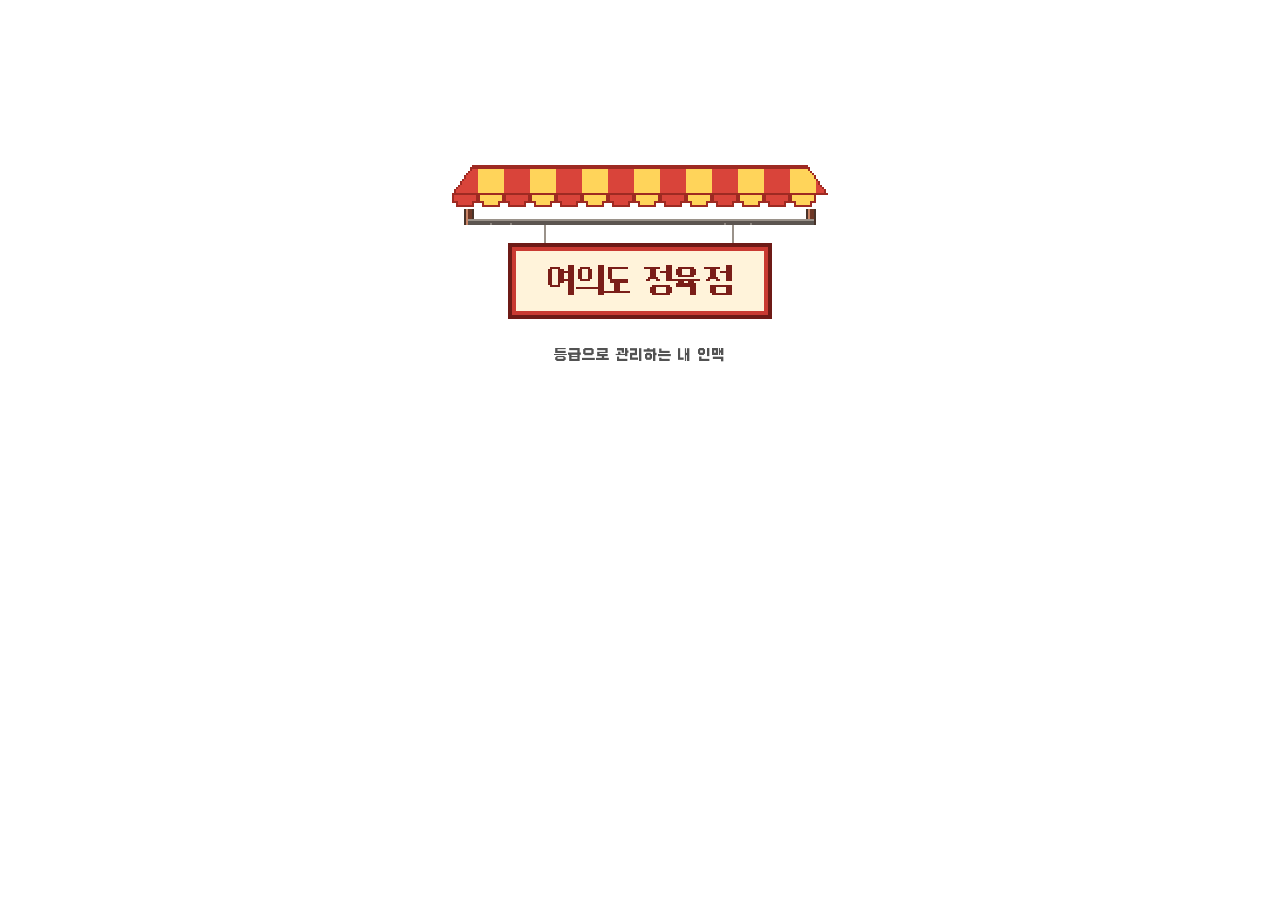
<file: nbzzEbYc9KFBr3/app/index.html>
<!doctype html>
<html lang="ko">
<head>
<meta charset="utf-8">
<meta name="viewport" content="width=device-width,initial-scale=1,viewport-fit=cover,user-scalable=no">
<meta name="robots" content="noindex,nofollow">
<meta name="apple-mobile-web-app-capable" content="yes">
<meta name="mobile-web-app-capable" content="yes">
<meta name="apple-mobile-web-app-status-bar-style" content="black-translucent">
<meta name="apple-mobile-web-app-title" content="여의도 정육점">
<meta name="theme-color" content="#FFFFFF">
<title>여의도 정육점</title>
<link rel="manifest" href="manifest.webmanifest">
<link rel="apple-touch-icon" href="icon-180.png?v=180">
<link rel="icon" href="icon-192.png?v=180">
<link rel="stylesheet" href="style.css">
</head>
<body>
<svg width="0" height="0" style="position:absolute" aria-hidden="true"><defs>
<filter id="ink-s" x="-10%" y="-10%" width="120%" height="120%" color-interpolation-filters="sRGB">
 <feTurbulence type="fractalNoise" baseFrequency=".18" numOctaves="2" seed="3" result="n"/>
 <feDisplacementMap in="SourceGraphic" in2="n" scale="0.9" xChannelSelector="R" yChannelSelector="G" result="d"/>
 <feTurbulence type="fractalNoise" baseFrequency=".22" numOctaves="1" seed="21" result="v"/>
 <feColorMatrix in="v" type="matrix" values="0 0 0 0 0  0 0 0 0 0  0 0 0 0 0  -40 0 0 0 29.2" result="m"/>
 <feComposite in="d" in2="m" operator="in"/></filter>
<filter id="ink-l" x="-10%" y="-10%" width="120%" height="120%" color-interpolation-filters="sRGB">
 <feTurbulence type="fractalNoise" baseFrequency=".09" numOctaves="3" seed="5" result="n"/>
 <feDisplacementMap in="SourceGraphic" in2="n" scale="1.5" xChannelSelector="R" yChannelSelector="G" result="d"/>
 <feTurbulence type="fractalNoise" baseFrequency=".06" numOctaves="3" seed="11" result="v"/>
 <feColorMatrix in="v" type="matrix" values="0 0 0 0 0  0 0 0 0 0  0 0 0 0 0  -24 0 0 0 17.3" result="p0"/>
 <feComponentTransfer in="p0" result="p"><feFuncA type="table" tableValues=".72 1"/></feComponentTransfer>
 <feTurbulence type="fractalNoise" baseFrequency=".2" numOctaves="2" seed="17" result="h"/>
 <feColorMatrix in="h" type="matrix" values="0 0 0 0 0  0 0 0 0 0  0 0 0 0 0  -40 0 0 0 30.2" result="hm"/>
 <feComposite in="d" in2="p" operator="in" result="d2"/>
 <feComposite in="d2" in2="hm" operator="in"/></filter>
</defs></svg>
<div id="vlayer" aria-hidden="true"></div>
<img id="vcorner" src="art/corner.svg" alt="" width="96" height="72" draggable="false" aria-hidden="true">
<div id="app"></div>
<svg id="vfx" aria-hidden="true"><defs>
<linearGradient id="vgF" gradientUnits="userSpaceOnUse"><stop offset="0" stop-color="#b9b9b9"/><stop offset=".07" stop-color="#e6e6e6"/><stop offset=".22" stop-color="#fdfdfd"/><stop offset=".55" stop-color="#ffffff"/><stop offset=".85" stop-color="#f1f1f1"/><stop offset="1" stop-color="#dcdcdc"/></linearGradient>
<linearGradient id="vgP" gradientUnits="userSpaceOnUse"><stop offset="0" stop-color="#000" stop-opacity=".14"/><stop offset="1" stop-color="#000" stop-opacity="0"/></linearGradient></defs>
<path id="vshade" fill="url(#vgP)"/><path id="vflap" fill="url(#vgF)"/><path id="vrim" fill="none" stroke="#fff" stroke-opacity=".9" stroke-width="1"/></svg>
<button id="vhit" data-a="vopen" tabindex="-1" aria-hidden="true"></button>
<div id="sheet-root"></div>
<div id="toast"></div>
<script src="app.js"></script>
<script src="fly.js"></script>
<script src="curl.js"></script>
<script src="icons.js"></script></body>
</html>
</file>
<file: nbzzEbYc9KFBr3/app/style.css>
@font-face{font-family:P;src:url(fonts/Pretendard-Regular.woff2) format('woff2');font-weight:400 500;font-display:swap}
@font-face{font-family:P;src:url(fonts/Pretendard-Bold.woff2) format('woff2');font-weight:600 800;font-display:swap}
@font-face{font-family:Galmuri;src:url(fonts/Galmuri11-Bold.woff2) format('woff2');font-weight:700;font-display:swap}
@font-face{font-family:Mulmaru;src:url(fonts/Mulmaru.woff2) format('woff2');font-weight:500;font-display:swap}
:root{--red:#D93A44;--red-t:#C8333D;--ink:#1A1A1A;--sub:#525252;--ph:#6B6B6B;--blank:#595959;--line:#E5E5E5;--bg2:#F4F4F4;--org:#12843A;--r:22px;--sat:env(safe-area-inset-top);--sab:env(safe-area-inset-bottom)}
*{box-sizing:border-box;-webkit-tap-highlight-color:transparent}
html{font:-apple-system-body;font-size:17px}@supports (font:-apple-system-body){html{font:-apple-system-body}}
html,body{margin:0;background:#fff;color:var(--ink);font-family:P,-apple-system,sans-serif;-webkit-text-size-adjust:100%;overscroll-behavior-y:none}
body{font-size:0.8824rem}
button{font:inherit;color:inherit;border:0;background:none;padding:0;cursor:pointer}
input{font:inherit}
#app{max-width:480px;margin:0 auto;min-height:100vh}
.scr{padding:calc(var(--sat) + 12px) 16px calc(var(--sab) + 90px)}
#app .scr.nonav{padding-bottom:calc(var(--sab) + 96px)}
.scr.nonav>.sw{margin-top:24px}
.hd{display:flex;align-items:center;gap:6px;min-height:44px}
.hd h1{font-size:1.4118rem;margin:0;font-weight:800}
.hd .sp{flex:1}
.ib{width:44px;height:44px;display:inline-flex;align-items:center;justify-content:center;border-radius:22px;position:relative;font-size:1.1765rem}
.ib .dot{position:absolute;top:9px;right:10px;width:8px;height:8px;border-radius:4px;background:var(--red)}
.info{width:22px;height:22px;border:1.6px solid var(--ink);border-radius:11px;font-size:0.7647rem;font-weight:700;display:inline-flex;align-items:center;justify-content:center}
.hd .info{position:relative;border-width:0;font-size:9.1px}
.hd .info:after{content:"";position:absolute;left:50%;top:50%;width:15.4px;height:15.4px;transform:translate(-50%,-50%);border:1px solid var(--ink);border-radius:50%;box-sizing:border-box;pointer-events:none}
.hd .info:before{content:"";position:absolute;left:50%;top:50%;width:44px;height:44px;transform:translate(-50%,-50%)}
button.back{position:relative;flex:none;width:48px;height:48px;margin-left:calc(env(safe-area-inset-left, 0px) - 8px);margin-right:-4px;padding:0;background:transparent;color:#252525;display:flex;align-items:center;justify-content:center}
button.back svg{display:block;width:24px;height:24px}
button.back:before{content:"";position:absolute;left:50%;top:50%;width:40px;height:40px;margin:-20px 0 0 -20px;border-radius:50%;background:transparent;pointer-events:none}
button.back:active{transform:none;filter:none}
button.back:active:before{background:#EEEEEE}
button.back:focus-visible{outline:2px solid #1A1A1A;outline-offset:2px}
.lead{margin:2px 0 12px;font-size:0.8824rem}
.search{display:flex;align-items:center;gap:8px;border:1px solid #D4D4D4;border-radius:var(--r);padding:0 12px;height:42px}
.search input{border:0;outline:0;flex:1;font-size:16px;background:transparent;min-width:0}
.search input::placeholder{color:var(--ph)}
.search input::-webkit-search-cancel-button{filter:grayscale(1);opacity:.6}
h2{font-size:1.0588rem;margin:24px 0 10px;font-weight:700}
.pdetail h2,.scr.nonav h2{font-size:17px;font-weight:700}
h2 small{font-weight:500;color:var(--sub);font-size:0.8824rem;margin-left:4px}
.card{border:1px solid #DADADA;border-radius:14px;overflow:hidden}
.row{display:flex;align-items:center;gap:10px;padding:13px 14px;border-top:1px solid var(--line);min-height:56px}
.row:first-child{border-top:0}
.row .grow{flex:1;min-width:0}
.nm{font-weight:700;font-size:0.9412rem;display:flex;align-items:center;gap:5px}
.meta{color:var(--sub);font-size:0.7647rem;margin-top:2px}
.go{font-weight:600;font-size:0.8235rem;white-space:nowrap}
.pill{font-size:0.7647rem;font-weight:700;border-radius:8px;padding:5px 9px;white-space:nowrap}
.st-fresh{background:#D7EFDF;color:#12632B;box-shadow:inset 0 0 0 1px #8CC9A0}.st-today{border:1.5px solid var(--ink)}.st-aging{background:#FFF1C2;color:#6B4B00;box-shadow:inset 0 0 0 1px #EBC757}.st-spoil{background:#FFD447;color:#3D2A00}.st-none{background:#ECECEC;color:#525252;box-shadow:inset 0 0 0 1px #CFCFCF}
.acts{display:flex;gap:8px;justify-content:flex-end;padding:0 14px 13px}
.rb{width:44px;height:44px;border-radius:22px;background:var(--bg2);display:inline-flex;align-items:center;justify-content:center;font-size:1rem}
.btn-o{height:44px;border:1.5px solid #CFCFCF;border-radius:var(--r);padding:0 16px;font-weight:600;background:#fff}
.btn-r{height:50px;border-radius:var(--r);background:var(--red);color:#fff;font-weight:700;font-size:0.9412rem;width:100%}
.btn-r[disabled]{background:#EEEEEE;color:var(--ph)}
.btn-r[data-a=hssave][disabled]{background:var(--red);color:#fff;opacity:.4}
.btn-g{height:50px;border-radius:var(--r);background:var(--bg2);font-weight:600;width:100%}
.btn-red-sm{height:44px;border-radius:var(--r);background:var(--red);color:#fff;font-weight:700;padding:0 18px}
.stamp{position:relative;flex:none;width:40px;height:40px;background:transparent;display:inline-flex;line-height:0}
.stamp svg{display:block;width:40px;height:40px}
.g5{--sc:#D52934}.g4{--sc:#C0434B}.g3{--sc:#AE5359}.g2{--sc:#995E62}.g1{--sc:#7D6B6C}
.stamp.big{width:60px;height:60px}
.stamp.big svg{width:60px;height:60px}
.em{width:24px;height:24px;object-fit:contain;flex:none}
.org{display:inline-block;background:var(--org);color:#fff;font-size:0.5882rem;font-weight:700;border-radius:3px;padding:1px 3px}
.empty{text-align:center;color:var(--sub);padding:34px 10px;line-height:1.6}
nav.tab{position:fixed;left:0;right:0;bottom:0;background:#fff;border-top:1px solid var(--line);display:flex;padding-bottom:var(--sab);z-index:5;max-width:480px;margin:0 auto}
nav.tab button{flex:1;height:58px;display:flex;flex-direction:column;align-items:center;justify-content:flex-start;gap:2px;padding:15.68px 0 0;font-size:12px;color:#525252;position:relative}
/* #104 A안: #1E1B19 in the sab strip under the corner only. width 74 = (96 - 6 inset) - 28 (art opaque / backboard start). height 0 when sab is 0. */
nav.tab::after{content:"";position:absolute;right:0;bottom:0;width:74px;height:var(--sab);background:#1E1B19;pointer-events:none}
nav.tab.nocorner::after{content:none}
nav.tab button b{font-size:1.1765rem;font-weight:400;filter:grayscale(1);opacity:.6}
nav.tab button.on{color:var(--ink);font-weight:700}nav.tab button.on:before{content:"";position:absolute;top:0;left:28%;right:28%;height:3px;border-radius:0 0 3px 3px;background:var(--ink)}
nav.tab button.on b{opacity:1;filter:none}
.chips{display:flex;flex-wrap:wrap;gap:8px}
.chip{min-height:40px;padding:0 14px;border-radius:20px;background:var(--bg2);font-size:0.8235rem;font-weight:500;display:inline-flex;align-items:center;gap:4px}
.chip.on{background:var(--ink);color:#fff}
.chip.dash{background:#fff;border:1.5px dashed #BDBDBD}
.chip.neg.on{background:#5A3A3A}
.chip.c32{position:relative;z-index:0;height:44px;min-height:44px;padding:0 14px;border-radius:0;background:transparent;color:#1A1A1A;font-size:13px;font-weight:400}
.chip.c32:before{content:"";position:absolute;left:0;right:0;top:6px;height:32px;border-radius:16px;background:var(--bg2);z-index:-1}
.chip.c32.on{background:transparent;color:#fff}
.chip.c32.on:before{background:var(--ink)}
.chip.sm{min-height:30px;font-size:0.7647rem;padding:0 10px}
.box .chip.sm,.sheet .sbody .grp .chip.sm{height:30px;min-height:30px;padding:0 10px;font-size:13px;font-weight:400}
.madd{box-sizing:border-box;height:30px;min-height:30px;width:76px;max-width:100%;flex:0 0 auto;margin:0;padding:0 10px;border:0;border-radius:20px;background:#fff;color:#1A1A1A;font:400 13px/30px P,-apple-system,sans-serif;box-shadow:inset 0 0 0 2px var(--sel,#1A1A1A);outline:none}
.madd:focus{background:#fff;box-shadow:inset 0 0 0 2px var(--sel,#1A1A1A)}
.gaddrow{display:flex;align-items:center;justify-content:center;width:100%;height:44px;margin-top:10px;padding:0 12px;border:1.5px dashed #BDBDBD;border-radius:22px;background:#fff;color:#1A1A1A;font-size:13px;font-weight:400;box-sizing:border-box}
.gadd{display:block;width:100%;height:44px;margin-top:10px;padding:0 12px;border:0;border-radius:22px;background:#fff;color:#1A1A1A;font:700 13px/44px P,-apple-system,sans-serif;box-shadow:0 0 0 2px var(--gadd,#EE8FC0);outline:none;box-sizing:border-box}
.gadd::placeholder{color:#9E9E9E;font-weight:400;opacity:1}
.box .chip.sm.on,.sheet .sbody .grp .chip.sm.on{background:var(--selfill,color-mix(in srgb,var(--sel,#1A1A1A) 20%,#fff));color:#1A1A1A;box-shadow:inset 0 0 0 2px var(--sel,#1A1A1A)}
.grid3{display:grid;grid-template-columns:repeat(3,1fr);gap:8px}
.tile{border:1px solid #D4D4D4;border-radius:var(--r);height:88px;display:flex;flex-direction:column;align-items:center;justify-content:center;gap:0;font-size:0.8235rem;line-height:14px;background:#fff}
.tile .tstack{display:flex;flex-direction:column;align-items:center;gap:2px;transform:translateY(-8px)}
.tile.tlast .tstack{transform:translateY(-3px)}
.tile img{width:60px;height:60px;object-fit:contain}
.tile.on{border:2px solid var(--red);background:#FFF5F5;font-weight:700}
.grades{display:flex;justify-content:space-between;gap:4px}
.grades button{min-height:44px;min-width:44px;display:flex;flex-direction:column;align-items:center;gap:6px;padding:4px 2px 2px;font-size:0.7647rem;font-weight:400;flex:1;border-radius:var(--r);word-break:keep-all;overflow-wrap:normal}
.grades button .gd{display:block;max-width:100%;text-align:center;word-break:keep-all;overflow-wrap:normal;line-height:1.25}
.grades button .gd .nw{white-space:nowrap}
.grades button .gcy{margin-top:-4px;font-size:11px;font-weight:400;line-height:12px;color:#525252;white-space:nowrap}
.grades button.on{background:color-mix(in srgb,var(--sc) 16%,#fff);box-shadow:inset 0 0 0 2px var(--sc)}
.grades button.on .gcy{color:#1A1A1A}
.holdbtn{width:100%;margin-top:14px;height:46px;border:1.5px dashed #BDBDBD;border-radius:var(--r);font-weight:600}
.holdbtn.on{border:2px solid var(--ink);background:var(--bg2)}
.req{color:var(--red-t);font-size:0.7059rem;margin-left:6px;font-weight:600}
.opt{color:var(--sub);font-size:0.7059rem;margin-left:6px;font-weight:500}
.box{border:1px solid #DADADA;border-radius:14px;padding:14px;margin-top:12px}
fieldset.box.mine{width:100%;min-inline-size:0;margin-top:18px;padding:8px 14px}
fieldset.box.mine>legend.leg{display:inline-flex;align-items:center;gap:4px;padding:0 6px;margin-left:8px;background:#fff;color:var(--ink);font-weight:700;line-height:1.2}
fieldset.box.mine>legend.leg svg{width:16px;height:16px;display:block;flex:none}
.relhead{display:flex;align-items:baseline;justify-content:space-between;gap:8px;font-weight:700;margin:2px 0 8px}
.relhead b{font-weight:700}
.relhead span{font-size:12px;font-weight:400;color:#6B6B6B}
.sheet .sbody>.relhead:first-child{margin-bottom:0}
.sheet .sbody>.relhead+.chips+.relhead{margin-top:8px}
.scr.nonav fieldset.box.mine>.relhead:first-of-type{margin-bottom:0}
.scr.nonav fieldset.box.mine>.relhead+.chips+.relhead{margin-top:8px}
.chips.relone{flex-wrap:nowrap}
.subh{font-weight:700;margin:18px 0 8px}
.subh.diml{opacity:.45}
fieldset.box.mine>.kv{border-top:0}
.box.dim{border-color:color-mix(in srgb,#DADADA 45%,#fff)}
.box.dim .boxh{opacity:.45}
.wrep .tpill{font-weight:400}
.wrep .tpill.rep.on{color:#1A1A1A}
.wrep .tpill.rep.on:before{background:#FFE380;box-shadow:inset 0 0 0 2px #9C6300}
.wrep .tpill.rep.neg.on{color:#5A3A3A}
.wrep .tpill.rep.neg.on:before{background:#E8D7AC;box-shadow:inset 0 0 0 2px #5A3A3A}
.wrep .tpill.rep:disabled{color:#8A8A8A}
.wrep .tpill.rep:disabled:before{background:#F4F4F4;box-shadow:none}
.boxh{display:flex;align-items:center;justify-content:flex-start;font-weight:700;margin-bottom:10px}
.badge{font-size:0.7059rem;font-weight:700;background:#FFD447;border-radius:10px;padding:3px 8px}
.badge.test{background:#E8E3FF;color:#3B2A99}
.phsub{font-size:0.7059rem;font-weight:500;color:#6B6B6B;background:none;border:0;padding:0;text-decoration:none;white-space:nowrap}
.grp{margin-top:10px}
.grp>.chips+.chips{margin-top:8px}
.grp .gn{font-size:0.7647rem;font-weight:700;margin-bottom:6px;display:flex;align-items:center;gap:6px}
.gdot{width:8px;height:8px;border-radius:4px;display:inline-block}
.bar{position:fixed;left:0;right:0;bottom:0;background:#fff;border-top:1px solid var(--line);padding:12px 16px calc(var(--sab) + 12px);max-width:480px;margin:0 auto;z-index:5}
.sw{display:flex;align-items:center;gap:10px;margin-bottom:10px}
.sw .grow{flex:1}
.sw b{display:block;font-size:0.8824rem}
.sw span{font-size:0.7353rem;color:var(--sub)}
.tog{width:51px;height:31px;border-radius:16px;background:#D4D4D4;position:relative;flex:none;transition:.2s}
.tog:after{content:'';position:absolute;top:2px;left:2px;width:27px;height:27px;border-radius:50%;background:#fff;box-shadow:0 1px 3px rgba(0,0,0,.3);transition:.2s}
.tog.on{background:var(--red)}.tog.on:after{left:22px}
.hint{text-align:center;font-size:0.7647rem;color:var(--ph);margin-bottom:8px}
.ph-head{text-align:center;margin-top:8px;position:relative;overflow:visible}
.ph-head .av{position:relative;width:96px;height:96px;margin:0 auto}
.ph-head .av img{width:96px;height:96px;object-fit:contain}
.ph-head h1{font-size:1.2941rem;margin:12px 0 2px}
.kv{display:flex;align-items:center;justify-content:space-between;padding:14px;border-top:1px solid var(--line);min-height:50px}
.kv:first-child{border-top:0}
.kv .k{color:var(--sub)}
.pdetail .kv .k{font-size:14px;font-weight:400}
.pdetail .kv.ro > span{font-size:14px;font-weight:400}
.kv .v{font-weight:600;text-align:right;max-width:65%}
.kv .v:after{content:' ›';color:#AAA}
.kv.ro .v:after{content:''}
.three{display:flex;gap:8px;margin-top:12px}
.three>*{flex:1}
.bigb{height:48px;border-radius:var(--r);background:var(--bg2);font-weight:600}
.pdetail .bigb{height:44px;background:#fff;border:1.5px solid #CFCFCF;display:inline-flex;align-items:center;justify-content:center;gap:8px;white-space:nowrap}
.pdetail .bigb.red{border-color:transparent}
.pdetail .bigb .callsalt{display:inline-flex;align-items:center;gap:2px;height:28px;padding:0 6px;border:0;border-radius:14px;background:#F3EFE6;box-sizing:border-box;flex:none}
.pdetail .bigb .callsalt span{font-size:13px;font-weight:700;line-height:1;color:#1A1A1A}
.pdetail .bigb .callsalt img{display:block;width:16px;height:16px;flex:none;image-rendering:pixelated}
.bigb .bico{width:20px;height:20px;vertical-align:-4px;margin-right:4px;image-rendering:pixelated;flex:none}
.ptag{display:inline-flex;align-items:center;min-height:30px;padding:0 10px;border-radius:20px;font-size:13px;font-weight:400;line-height:1.2}
.ptag.memo{background:#F4F4F4;color:#1A1A1A}
.ptag.memo[style*="--gc"]{background:color-mix(in srgb,var(--gc) 16%,#fff)}
.ptag.rep{background:#FFF6D6;color:#1A1A1A;box-shadow:inset 0 0 0 1px #EBC757}
.ptag.rep.neg{color:#5A3A3A}
.pdetail .kvtags{flex-wrap:wrap;align-items:center;row-gap:8px}
.pdetail .kvtags .v.tchips{display:flex;flex-wrap:nowrap;align-items:flex-end;gap:2px;width:max-content;max-width:100%;margin-left:auto;text-align:left;font-weight:500}
.pdetail .kvtags .tlist{display:flex;flex-wrap:wrap;align-items:center;justify-content:flex-start;gap:6px;min-width:0;flex:1 1 auto}
.bigb.red{background:var(--red);color:#fff}
.bigb[disabled]{opacity:.4}
.link-red{color:var(--red-t);font-weight:600;padding:16px 0;width:100%;text-align:center}
.note{font-size:0.7647rem;color:var(--sub);margin-top:6px;line-height:1.5}
.recard{background:#FFF7E6;border-radius:14px;padding:12px 14px;margin-top:14px;display:flex;align-items:center;gap:10px}
.recard .grow{flex:1;display:flex;flex-direction:column;gap:2px}
.recard .rt{font-size:15px;font-weight:400;line-height:20px;color:#1A1A1A}
.recard .rs{font-size:13px;font-weight:400;line-height:18px;color:#525252}
.recard .chip.sm{position:relative;z-index:0;height:30px;min-height:30px}
.recard .chip.sm:before{content:"";position:absolute;left:0;right:0;top:-7px;height:44px}
.testbar{background:#E8E3FF;color:#3B2A99;font-size:0.7059rem;font-weight:700;text-align:center;padding:6px;border-radius:8px;margin:8px 0}
#sheet-root .dim{position:fixed;inset:0;background:rgba(0,0,0,.4);z-index:20;display:flex;align-items:flex-end;justify-content:center}
#sheet-root .dim.center{align-items:center}
.sheet{background:#fff;width:100%;max-width:480px;border-radius:20px 20px 0 0;padding:20px 18px calc(var(--sab) + 16px);max-height:88vh;max-height:88dvh;overflow:auto;overscroll-behavior:contain}
.sheet:has(> .sfoot){display:flex;flex-direction:column;overflow:hidden;height:auto}
.sheet:has(> .sfoot)>h3{flex:none;margin:0 0 12px}
.sheet:has(> .sfoot)>.sbody{flex:1 1 auto;min-height:0;overflow-y:auto;overscroll-behavior:contain;-webkit-overflow-scrolling:touch;padding-bottom:16px}
.sheet:has(> .sfoot)>.sfoot{flex:none}
.sheet:has(.hsheet){display:flex;flex-direction:column;overflow:hidden;height:auto}
.hsheet{display:flex;flex-direction:column;min-height:0;flex:1 1 auto;max-height:100%}
.hsheet>h3{flex:none}
.hsheet>.sbody{flex:1 1 auto;min-height:0;overflow-y:auto;overscroll-behavior:contain;-webkit-overflow-scrolling:touch}
.hsheet>.hsrow{flex:none}
body.sheetlock{overflow:hidden}
.dialog{background:#fff;width:86%;max-width:340px;border-radius:16px;padding:22px 18px 14px;overscroll-behavior:contain}
.sheet h3,.dialog h3{margin:0 0 12px;font-size:1.0588rem}
.sheet ul{padding-left:18px;margin:0 0 16px;line-height:1.7}
.dialog p{margin:0 0 16px;color:var(--sub);line-height:1.5}
.dialog .warn{color:var(--red);font-weight:600}
.dbtn{display:flex;gap:8px}.dbtn button{flex:1;height:46px;border-radius:var(--r);background:var(--bg2);font-weight:600}.dbtn .r{background:var(--red);color:#fff}
.srow{padding:14px 4px;border-top:1px solid var(--line);display:flex;align-items:center;gap:8px}
#toast{position:fixed;left:50%;bottom:calc(var(--sab) + 134px);transform:translateX(-50%);background:#222;color:#fff;border-radius:12px;padding:12px 16px;font-size:0.8235rem;opacity:0;pointer-events:none;transition:.25s;z-index:30;max-width:90%;text-align:center}
#toast.on{opacity:1}
.ntf{display:flex;gap:10px;padding:13px 4px;border-top:1px solid var(--line)}
.ntf .d{width:7px;height:7px;border-radius:4px;background:var(--red);margin-top:7px;flex:none}
.ntf .d.off{background:transparent}
.ntf .t{font-size:0.7059rem;color:var(--sub)}
.vcard{border:1px solid #DADADA;border-radius:16px;padding:18px;text-align:center}
.vcard .em-big{width:120px;height:120px;object-fit:contain}
.small{font-size:0.7353rem;color:var(--sub)}
label.inp{display:block;margin-top:14px;font-size:0.7647rem;color:var(--sub)}
label.inp input{display:block;width:100%;height:46px;border:1px solid #D4D4D4;border-radius:var(--r);padding:0 12px;margin-top:6px;font-size:0.9412rem;color:var(--ink)}
label.inp input::placeholder{color:var(--ph)}
.blank{color:var(--blank);background:#EEEEEE;border-radius:4px;padding:0 4px}
/* interactions */
*{-webkit-tap-highlight-color:rgba(0,0,0,0)}
button,.row.tap,.tile,.chip,.card.tap,.kv{transition:transform .12s ease,background-color .12s ease,opacity .12s;-webkit-user-select:none;user-select:none;touch-action:manipulation}
button:not([disabled]):active,.row.tap:active,.kv:active{transform:scale(.96);filter:brightness(.92)}
.row.tap:active,.kv:active{transform:scale(.985);background:#F2F2F2}
button[disabled]{cursor:default;pointer-events:none}
.scr.enter{animation:scrIn .26s cubic-bezier(.2,.8,.2,1)}
.scr.enter.back{animation:scrBack .26s cubic-bezier(.2,.8,.2,1)}
.scr.enter.fade{animation:fadeIn .18s ease}
@keyframes scrIn{from{transform:translateX(28%);opacity:0}to{transform:none;opacity:1}}
@keyframes scrBack{from{transform:translateX(-20%);opacity:0}to{transform:none;opacity:1}}
@keyframes fadeIn{from{opacity:0}to{opacity:1}}
#sheet-root .dim{animation:fadeIn .2s ease}
#sheet-root .sheet{animation:up .28s cubic-bezier(.2,.8,.2,1)}
#sheet-root .dialog{animation:pop .2s ease}
#sheet-root .dim.out{animation:fadeOut .2s ease forwards}
#sheet-root .dim.out .sheet{animation:down .22s ease forwards}
@keyframes up{from{transform:translateY(100%)}to{transform:none}}
@keyframes down{to{transform:translateY(100%)}}
@keyframes pop{from{transform:scale(.92);opacity:0}to{transform:none;opacity:1}}
@keyframes fadeOut{to{opacity:0}}
#toast{transform:translate(-50%,16px)}#toast.on{transform:translate(-50%,0)}
.row.in{animation:rowIn .35s ease}
.row.out{animation:rowOut .3s ease forwards;overflow:hidden}
@keyframes rowIn{from{opacity:0;transform:translateY(-8px);background:#FFF5F5}to{opacity:1;transform:none}}
@keyframes rowOut{to{opacity:0;transform:translateX(40px);max-height:0;padding-top:0;padding-bottom:0}}
.num{display:inline-block}.num.bump{animation:bump .4s ease}
@keyframes bump{0%{transform:scale(1)}40%{transform:scale(1.45);color:var(--red)}100%{transform:scale(1)}}
@media (prefers-reduced-motion:reduce){*,*:before,*:after{animation:none!important;transition:none!important}}

.stampbtn{position:absolute;right:-34px;bottom:-14px;padding:0;border:0;background:none;min-width:44px;min-height:44px}
.ph-head .av .stampbtn .stamp{position:static}

.plabel{display:inline-flex;align-items:center;min-height:44px;margin-top:10px;padding:0 14px;border:0;border-radius:var(--r);background:#F2F2F2;color:#525252;font-size:13px;font-weight:400}

.gz{position:relative;width:136px;height:136px;margin:0 auto;display:flex;align-items:center;justify-content:center;touch-action:none;user-select:none;-webkit-user-select:none}
.gz .av .face{display:block;position:relative;width:96px;height:96px;transform-origin:50% 100%}
.gz .face img{-webkit-user-drag:none;pointer-events:none}
.gz .fx{position:absolute;inset:0;pointer-events:none;font-style:normal}
.sr{position:absolute;width:1px;height:1px;overflow:hidden;clip:rect(0 0 0 0);white-space:nowrap;padding:0;border:0}
.gintro{position:relative;margin:8px auto 10px;font-size:0.7647rem;line-height:1.45;color:#fff;background:#222;border-radius:12px;padding:8px 14px;width:max-content;max-width:90%;text-align:center;font-weight:600}
.gintro:after{content:"";position:absolute;left:50%;bottom:-6px;margin-left:-6px;border:6px solid transparent;border-bottom:0;border-top-color:#222}
.gh{position:absolute;top:50%;transform:translateY(-50%);font-size:22px;line-height:1.1;text-align:center;filter:grayscale(1);pointer-events:none}.gh-l{left:-56px}.gh-r{right:-56px}
#toast.on{opacity:1}#toast{width:350px;max-width:calc(100% - 24px);height:48px;padding:0 16px;display:flex;align-items:center;justify-content:center;white-space:nowrap;box-sizing:border-box}
.gz.r-pat .face img{filter:saturate(1.15) brightness(1.05)}
.gz.r-pat .face{animation:hap 1s ease}
.gz.r-kkul .face{animation:sq .9s ease}
@keyframes hap{0%,100%{transform:none}30%{transform:translateY(-4px) scale(1.03)}}
@keyframes sq{0%,100%{transform:none}20%{transform:scale(1.06,.9)}50%{transform:scale(.98,1.02)}}
.fx .float{position:absolute;inset:0;pointer-events:none}
.fx .px{position:absolute;visibility:hidden;image-rendering:pixelated;pointer-events:none}
.gz .fx img.h7{width:45.5px;height:45.5px;left:130.5px;top:-26px}
.gz .fx img.h5{width:32.5px;height:32.5px;left:137px;top:-19.5px}
.gz .fx img.h3{width:19.5px;height:19.5px;left:143.5px;top:-13px}
.gz .fx img.sa7{width:45.5px;height:45.5px;left:55.15px;top:-44.75px}
.gz .fx img.sa5{width:32.5px;height:32.5px;left:61.65px;top:-38.25px}
.gz .fx img.sa3{width:19.5px;height:19.5px;left:68.15px;top:-31.75px}
.gz .fx img.sb5{width:32.5px;height:32.5px;left:107.05px;top:-51.95px}
.gz .fx img.sb3{width:19.5px;height:19.5px;left:113.55px;top:-45.45px}
.gz .fx img.blush{width:13px;height:6.5px;top:99px}
.fx .blush.bl{left:42px}
.fx .blush.br{left:125px}
.fx .bcover{position:absolute;left:70.5px;top:46px;width:39px;height:8px;background:#F3BE9C;visibility:hidden;pointer-events:none;z-index:2}
.gz .fx img.bump{width:39px;height:20.5px;left:70.5px;top:33.5px;z-index:3}
.gz.gxf7 .fx img.bump{width:39px;height:27px;left:70.5px;top:26.5px}
.gz.gxf10 .fx .bcover{left:70.5px;top:58px;width:39px;height:8px;background:#F3BE9C}
.gz.gxf10 .fx img.bump{width:39px;height:20.5px;left:70.5px;top:45.5px}
.gz.gxf1 .fx img.h7{left:140px;top:-32px}
.gz.gxf1 .fx img.h5{left:146.5px;top:-25.5px}
.gz.gxf1 .fx img.h3{left:153px;top:-19px}
.gz.gxf1 .fx img.blush{top:108px}
.gz.gxf5 .fx img.blush{top:108px}
.gz.gxf6 .fx img.blush{top:102px}
.gz.gxf7 .fx img.h7{left:138px;top:-26px}
.gz.gxf7 .fx img.h5{left:144.5px;top:-19.5px}
.gz.gxf7 .fx img.h3{left:151px;top:-13px}
.gz.gxf9 .fx img.h7{left:148.5px;top:-40px}
.gz.gxf9 .fx img.h5{left:155px;top:-33.5px}
.gz.gxf9 .fx img.h3{left:161.5px;top:-27px}
.gz.gxf10 .fx img.h7{left:148.5px;top:-26px}
.gz.gxf10 .fx img.h5{left:155px;top:-19.5px}
.gz.gxf10 .fx img.h3{left:161.5px;top:-13px}
.fx .bl3{position:absolute;width:13px;height:3px;background:#F08AA0;visibility:hidden;pointer-events:none;z-index:3}
.gz.gxf2.gxfo .fx .bl3{left:63px;top:99px}
.gz.gxf9.gxfo .fx .bl3{left:54px;top:99px}
.gz.gxf4.gxfo .blush.bl,.gz.gxf7.gxfo .blush.bl{left:45px}
.gz.r-pat .pf{animation:fxup 1s ease-out forwards}
.gz.r-kkul .kf{animation:fxup .9s ease-out forwards}
@keyframes fxup{from{transform:translateY(6px)}to{transform:translateY(-12px)}}
.gz.r-pat .h7{animation:h7 1s step-end both}
.gz.r-pat .h5{animation:h5 1s step-end both}
.gz.r-pat .h3{animation:h3 1s step-end both}
.gz.r-pat .blush{animation:blus 1s step-end both}
.gz.gxf2.gxfo.r-pat .blush.bl,.gz.gxf9.gxfo.r-pat .blush.bl{animation:none;visibility:hidden}
.gz.gxf2.gxfo.r-pat .bl3,.gz.gxf9.gxfo.r-pat .bl3{animation:blus 1s step-end both}
.gz.r-kkul .sa7,.gz.r-kkul .sb5{animation:k1 .9s step-end both}
.gz.r-kkul .sa5,.gz.r-kkul .sb3{animation:k2 .9s step-end both}
.gz.r-kkul .sa3{animation:k3 .9s step-end both}
.gz.r-kkul .bump,.gz.r-kkul .bcover{animation:kb .9s step-end both}
@keyframes h7{0%{visibility:hidden}20%{visibility:visible}50%{visibility:hidden}100%{visibility:hidden}}
@keyframes h5{0%{visibility:hidden}50%{visibility:visible}70%{visibility:hidden}100%{visibility:hidden}}
@keyframes h3{0%{visibility:hidden}70%{visibility:visible}85%{visibility:hidden}100%{visibility:hidden}}
@keyframes blus{0%{visibility:hidden}20%{visibility:visible}100%{visibility:visible}}
@keyframes k1{0%{visibility:hidden}20%{visibility:visible}60%{visibility:hidden}100%{visibility:hidden}}
@keyframes k2{0%{visibility:hidden}60%{visibility:visible}80%{visibility:hidden}100%{visibility:hidden}}
@keyframes k3{0%{visibility:hidden}80%{visibility:visible}93.333333%{visibility:hidden}100%{visibility:hidden}}
@keyframes kb{0%{visibility:hidden}20%{visibility:visible}100%{visibility:visible}}
@media (prefers-reduced-motion:reduce){.gz .face{animation:none!important}.gz .fx .px,.gz .fx .bcover,.gz .fx .bl3{visibility:hidden!important}}
/* v13: person detail 2x character, 1.5x stamp */
.gz{width:216px;height:216px}
.ph-head .av,.gz .av .face{width:180px;height:180px}
.ph-head .av img{width:180px;height:180px}
.stampbtn{right:-11px;bottom:-3px;width:60px;height:60px;min-width:60px;min-height:60px;line-height:0;z-index:3}

.gh{font-size:26px}.gh-l{left:-62px}.gh-r{right:-62px}
/* v14: 내 판정서 말린 모서리 + 검은 판정서 */
#app{position:relative;z-index:1;background:#fff}
#vlayer{position:fixed;inset:0;z-index:0;background:#0b0b0b;overflow-y:auto;-webkit-overflow-scrolling:touch;visibility:hidden}
#vlayer.on{visibility:visible}
#vcorner{position:fixed;z-index:6;width:96px;height:72px;pointer-events:none;display:none;image-rendering:pixelated}
#vfx{position:fixed;left:0;top:0;width:100vw;height:100vh;z-index:6;pointer-events:none;overflow:visible;display:none}
#vflap{filter:drop-shadow(-3px -4px 7px rgba(0,0,0,.28))}
#vhit{position:fixed;z-index:7;display:none;border:0;padding:0;background:transparent;-webkit-tap-highlight-color:transparent;min-height:44px}
#vhit:focus-visible{outline:2px solid #C9A96E;outline-offset:-4px;border-radius:8px}
nav.tab button.vt{color:transparent}nav.tab button.vt>*{visibility:hidden}
html.vlock,html.vlock body{overflow:hidden}
#app:has(~ #vlayer.on){}
.vd{min-height:100vh;box-sizing:border-box;padding:calc(var(--sat) + 8px) 20px calc(var(--sab) + 40px);color:#EDE7DA;background:radial-gradient(120% 60% at 50% 22%,#1c1a17 0,#0f0e0d 55%,#0b0b0b 100%);max-width:480px;margin:0 auto}
.vd .vtop{display:flex;align-items:center;height:48px;margin:0 -10px}
.vd .vback{position:relative;flex:none;width:48px;height:48px;margin-left:-2px;margin-right:-2px;padding:0;border:0;background:transparent;color:#EDE7DA;display:flex;align-items:center;justify-content:center}
.vd .vback svg{display:block;width:24px;height:24px}
.vd .vback:before{content:"";position:absolute;left:50%;top:50%;width:40px;height:40px;margin:-20px 0 0 -20px;border-radius:50%;background:transparent;pointer-events:none}
.vd .vback:active{transform:none;filter:none}
.vd .vback:active:before{background:rgba(255,255,255,.14)}
.vd .vback:focus-visible{outline:2px solid #EDE7DA;outline-offset:2px}
.vd .vtop h1{flex:1;text-align:center;margin:0;font-size:1rem;font-weight:700;letter-spacing:.24em;padding-left:.24em;color:#EDE7DA}
.vd .info{width:44px;height:44px;border:0;background:none;color:#8C8577;display:flex;align-items:center;justify-content:center}
.vd .info{font-size:0}.vd .info:after{content:"i";font-size:.8rem;width:20px;height:20px;border:1.5px solid #6E685D;border-radius:50%;display:flex;align-items:center;justify-content:center;font-weight:700;color:#8C8577}
.vd .testbar{background:none;color:#8C8577;font-size:.7rem;text-align:center;margin:2px 0 14px;padding:0;border:0}
.vd h2{color:#EDE7DA}.vd .note,.vd .small{color:#A79F8E!important}.vd p{color:#D8D0C0}
.vd .inp{color:#D8D0C0}.vd .inp input{background:#16140f;border-color:#3B3224;color:#EDE7DA}
.vd .vcard{border-color:#3B3224;background:#121110;color:#EDE7DA}
.cert{position:relative;border:1px solid #5A4C33;border-radius:4px;padding:26px 18px 22px;text-align:center;background:linear-gradient(180deg,#15130f 0,#100f0d 100%);box-shadow:inset 0 0 0 5px #100f0d,inset 0 0 0 6px #3B3224,0 20px 50px rgba(0,0,0,.6)}
.cert .tb2{display:inline-block;font-size:.65rem;color:#8C8577;border:1px solid #3B3224;border-radius:99px;padding:2px 9px}
.cert .when{font-size:.72rem;color:#A79F8E;margin-top:10px}
.cert .rule{height:1px;margin:16px 34px 0;background:linear-gradient(90deg,transparent,#6E5B3B,transparent)}
.cert .hero{position:relative;width:220px;height:232px;margin:14px auto 0}
.cert .halo{position:absolute;left:20px;top:16px;width:180px;height:180px;border-radius:50%;background:radial-gradient(circle,#2b2720 0,#17150f 60%,transparent 72%)}
.cert .hero img{position:absolute;left:20px;top:16px;width:180px;height:180px;object-fit:contain;filter:drop-shadow(0 10px 18px rgba(0,0,0,.55))}
.cert .vstamp{position:absolute;right:-28px;bottom:5px;width:80px;height:80px;background:transparent}
.cert .vstamp .stamp,.cert .vstamp .stamp svg{width:80px;height:80px}
.cert .grade{font-size:1.6rem;font-weight:800;color:#F4EEE1;margin-top:6px}
.cert .pers{margin-top:8px;font-size:.85rem;color:#B9B1A0}.cert .pers b{color:#F4EEE1}
.cert .chips{justify-content:center;margin-top:16px}
.vd .chip{border:1px solid #4A4234;color:#E6DFD0;background:#16140f}.vd .chip.neg{border-color:#6B2A2D;color:#F0A3A6;background:#1d1112}
.cert .upd{font-size:.7rem;color:#8C8577;margin-top:16px}
.vd .sw{border:1px solid #2A2620;border-radius:12px;background:#121110;padding:14px 16px;margin-top:18px}
.vd .sw b{color:#EDE7DA}.vd .sw span{color:#8C8577}
.vd .tog{background:#3A3630}.vd .tog.on{background:var(--red)}
.vd .link-red{color:#E5484F}
.kvsec{padding:12px 14px 14px;border-top:1px solid var(--line)}.card>.kvsec:first-child{border-top:0}
.kvsec .k{display:block;font-size:0.8235rem;color:var(--sub);margin-bottom:8px}
.kvsec .chips{margin:0}
#app .scr{padding-bottom:calc(var(--sab) + 118px)}

.chips.frow{flex-wrap:nowrap;overflow-x:auto;scrollbar-width:none;-webkit-overflow-scrolling:touch}.chips.frow::-webkit-scrollbar{display:none}.chips.frow .chip{flex:0 0 auto}
/* v54 필터 두 줄: 보이는 틈 8px. 등급은 위 8·아래 4, 상태는 위 4·아래 8. 누르는 영역은 맞닿고 겹치지 않음 */
.chips.gst{gap:4px;padding:0}
.gsb{position:relative;z-index:0;flex:1 1 0;width:auto;min-width:0;height:44px;padding:4px 0 0;border:0;border-radius:0;background:transparent;color:var(--ink);font-size:13px;font-weight:600;line-height:1;display:inline-flex;align-items:center;justify-content:center;white-space:nowrap}
.gsb:before{content:"";position:absolute;left:0;right:0;top:8px;height:32px;border-radius:16px;background:var(--bg2);z-index:-1}
.gsb.on{background:transparent;color:#fff}
.gsb.on:before{background:var(--sc)}
.gsb.gall.on:before{background:#4A4A4A}
.gsb.ghd.on:before{background:#525252}
.fsrch{margin:4px 0 10px}
.chips.frow.fst:has(.sortlbl){margin-top:-8px!important;padding-bottom:0}
.fst .sortlbl{margin-bottom:0}
.fst>.chip.sm{position:relative;z-index:0;height:44px;min-height:44px;background:transparent;border-radius:0}
.fst>.chip.sm:before{content:"";position:absolute;left:0;right:0;top:4px;height:32px;border-radius:16px;background:var(--bg2);z-index:-1}
.fst>.chip.sm.on{background:transparent;color:#fff}
.fst>.chip.sm.on:before{background:var(--ink)}
/* v23 오늘 손질할 고기: 소 얼굴(도장보다 크게) + 도장 배지 오른쪽 아래 */
.tav{position:relative;flex:none;width:60px;height:60px;margin-right:10px}
.tav>img{width:60px;height:60px;object-fit:contain;display:block}
.tav .stamp{position:absolute;right:-14px;bottom:-7px;width:40px;height:40px}
.tav .stamp svg{width:40px;height:40px}
/* A: 한 줄 — 얼굴 | 이름·주기·상태 | 📞 | 연락했어요 */
.tdrow{display:grid!important;grid-template-columns:64px 1fr auto auto;grid-template-rows:auto auto;column-gap:8px;row-gap:3px;align-items:center;padding:10px 12px 10px 12px;min-height:0}
.tdrow .tav{grid-row:1/3;grid-column:1;margin-right:4px}
.tdrow .grow{grid-row:1;grid-column:2;align-self:end;min-width:0}
.tdrow .grow .meta{display:none}
.tdrow>.pill{grid-row:2;grid-column:2;justify-self:start;align-self:start;font-size:.7rem;padding:3px 7px}
.tdrow .acts{display:contents}
.tdrow .rb{grid-row:1/3;grid-column:3;width:40px;height:40px;min-width:40px}
.tdrow .btn-o{grid-row:1/3;grid-column:4;height:40px;min-height:40px;padding:0 10px;font-size:.78rem;white-space:nowrap}
.tdrow .nm{white-space:nowrap;overflow:hidden;text-overflow:ellipsis}
/* v24 시안: 냉장고 줄 왼쪽을 오늘 손질할 고기처럼 */
.frrow{padding:10px 14px 10px 12px;min-height:0;gap:0}
.frrow .tav{margin-right:16px}
.frrow .grow{min-width:0;margin-right:8px}
.frrow .nm{white-space:nowrap;overflow:hidden;text-overflow:ellipsis}
.frrow .meta{white-space:nowrap;overflow:hidden;text-overflow:ellipsis}
.sortlbl{margin-left:auto;align-self:center;flex:none;white-space:nowrap;padding-left:6px}
.sortlbl{align-self:flex-end;position:relative;top:7px;line-height:1.2}
.chips.frow:has(.sortlbl){padding-bottom:7px;margin-bottom:5px!important}.sortlbl{top:0;margin-bottom:-7px;padding-bottom:7px}
.sortlbl{padding-bottom:0;margin-bottom:-6px}

/* v25 얇은 선 아이콘 (A1: 탭 30px, 돋보기 25px, 종 30px) */
.sic{display:inline-flex;align-items:center;width:25px;height:25px;color:#8A8A8A}.sic svg{width:25px;height:25px}
nav.tab button[data-v] b{filter:none!important;opacity:1!important;width:28px;height:28px;display:block;color:#8A8A8A}
nav.tab button[data-v] b svg{width:28px;height:28px;display:block}
nav.tab button[data-v].on b{color:var(--ink)}
nav.tab.xslide button.on:before{visibility:hidden}
.tabglide{position:absolute;top:0;height:3px;border-radius:0 0 3px 3px;background:var(--ink);pointer-events:none;transition:transform .3s ease-out}
nav.tab.xslide.go button[data-v="shelf"]{animation:tabLabOut .3s linear forwards}
nav.tab.xslide.go button[data-v="fridge"]{animation:tabLabIn .3s linear forwards}
nav.tab.xslide.go button[data-v="shelf"] b{animation:tabIcoOut .3s linear forwards}
nav.tab.xslide.go button[data-v="fridge"] b{animation:tabIcoIn .3s linear forwards}
@keyframes tabLabOut{0%,30%{color:var(--ink);font-weight:700}70%,100%{color:#6B6B6B;font-weight:400}}
@keyframes tabLabIn{0%,30%{color:#6B6B6B;font-weight:400}70%,100%{color:var(--ink);font-weight:700}}
@keyframes tabIcoOut{0%,30%{color:var(--ink)}70%,100%{color:#9A9A9A}}
@keyframes tabIcoIn{0%,30%{color:#9A9A9A}70%,100%{color:var(--ink)}}
.bic{display:inline-flex;align-items:center;justify-content:center;width:30px;height:30px;color:#5E5E5E}.bic svg{width:30px;height:30px}
/* v28 판정 보류 줄: 30% / 저장 70%. 성격 타일 얼굴 51px·칸 88px는 .tile */
.hsheet .tile{height:88px}
.hsheet .tile img{width:60px;height:60px}
.hsheet .hint{margin-top:14px}
.hsrow{display:grid;grid-template-columns:minmax(0,3fr) minmax(0,7fr);gap:8px;align-items:stretch;margin-top:14px}
.hsheet .hint+.hsrow{margin-top:0}
.hsrow .holdbtn{width:100%;margin-top:0;height:50px;border-radius:var(--r);min-width:0;white-space:nowrap}
.hsrow .btn-r{width:100%;min-width:0}
/* v31 stall layers from build_base_c2.py + build_n1e.py (390 grid, crop origin 8,136) */
.stallwrap{width:calc(376px * var(--s,1));height:calc(530px * var(--s,1));margin:34px 0 10px calc(50% - 188px * var(--s,1))}
.stall{position:relative;width:376px;height:530px;margin:0;zoom:var(--s,1)}
.stallbg{position:absolute;left:0;top:0;width:376px;height:530px;image-rendering:pixelated;pointer-events:none}
button.sec{position:absolute;background:none;padding:0;color:inherit}
button.sec:active{transform:none;filter:none}
button.sec:active .labg{transform:translateY(1px)}
button.sec:focus-visible{outline:2px solid #8E1F17;outline-offset:2px}
.pan,.labg{position:absolute;inset:0}
.labg{transition:transform .06s linear}
.px,.fc,.fc-ol img,img.em,img.em-big,.tile img,.cert .hero img,img.hface,.tav>img,.gz .face>img{image-rendering:crisp-edges;image-rendering:pixelated}
.fc,.stk,.ch,.pk{position:absolute;pointer-events:none}
.fc{z-index:2}
.fc-ol{position:absolute;z-index:1;pointer-events:none;overflow:visible}
.fc-ol img{position:absolute;left:0;top:0;width:100%;height:100%;pointer-events:none;filter:brightness(0) invert(1)}
.labg{z-index:3}
.sheet.secsheet{height:auto;max-height:72vh;max-height:72dvh;display:flex;flex-direction:column;padding:0;overflow:hidden}
.secsheet .sechead{flex:none}
.secsheet .sectitle{height:52px;padding:0 18px;display:flex;align-items:center;position:relative}
.secsheet h3{margin:0;flex:1;min-width:0;padding-right:46px;font-size:1.0588rem;line-height:1.3;white-space:nowrap;overflow:hidden;text-overflow:ellipsis}
.secx{position:absolute;right:12px;top:4px;width:44px;height:44px;display:flex;align-items:center;justify-content:center;color:#4A4A4A;border-radius:22px}
.secx:active{transform:none;filter:none}
.secx:focus-visible{outline:2px solid #8E1F17;outline-offset:2px}
.secsheet .seclist{overflow-y:auto;flex:1 1 auto;min-height:0;padding:0 18px calc(16px + var(--sab));-webkit-overflow-scrolling:touch;overscroll-behavior:contain}
.secsheet .seclist:has([data-fly="s"]){padding-top:16px}
.secsheet .seclist>.empty{height:96px;margin:0;padding:0 8px;display:flex;align-items:center;justify-content:center}
.sline{display:flex;align-items:center;gap:8px;padding:6px 0;border-top:1px solid var(--line)}
.seclist .sline:first-child{border-top:0}
.sline .who{flex:1;min-width:0;display:flex;align-items:center;gap:8px;min-height:48px;text-align:left;background:none}
.sline .who .grow{min-width:0;display:flex;flex-direction:column;align-items:flex-start}
.sline .who .nm{font-weight:700;white-space:nowrap;overflow:hidden;text-overflow:ellipsis;max-width:100%}
.sline .meta{color:var(--sub);font-size:.76rem;margin-top:2px}
.hface{width:60px;height:60px;object-fit:contain;flex:none}
.secsheet .rb{width:auto;min-width:48px;height:44px;min-height:44px;padding:0 12px;border-radius:var(--r);font-weight:700;font-size:.78rem;flex:none;white-space:nowrap}
.secsheet .btn-o{height:44px;min-height:44px;padding:0 12px;font-size:.78rem;white-space:nowrap}
.secsheet .go{font-weight:700;min-height:44px;padding:0 2px;white-space:nowrap}
/* v38: only the three shelf list sheets. More room between rows, name and status, stamp and face. */
.secsheet .sline{padding:12px 0}
.secsheet .sline .who .grow{gap:6px}
.secsheet .sline .meta{margin-top:0}
.secsheet .tav .stamp{bottom:-7px;right:-14px}
.xpush{position:fixed;z-index:4;top:0;left:0;right:0;bottom:calc(58px + var(--sab));background:#fff;overflow:hidden}
.xrail{position:relative;height:100%;max-width:480px;margin:0 auto;overflow:hidden}
.xpane{position:absolute;left:0;top:0;width:100%;height:100%;overflow:hidden;transition:transform .3s ease-out}
.xpane.inn{transform:translateX(100%)}
.xpush.go .xpane.out{transform:translateX(-100%)}
.xpush.go .xpane.inn{transform:translateX(0)}
.xpush-block{position:fixed;inset:0;z-index:60;background:transparent}
.xscene{position:fixed;inset:0;z-index:40;pointer-events:none;background:rgba(0,0,0,.18)}
.xdoor{position:absolute;left:50%;bottom:76px;width:120px;height:156px;margin-left:-60px;image-rendering:pixelated}
.fly{position:fixed;z-index:41;margin:0;pointer-events:none;transition:transform .36s cubic-bezier(.2,.7,.2,1),opacity .36s ease}
.xfade{position:fixed;inset:0;z-index:40;background:#fff;animation:fadeIn .22s linear}
@media (prefers-reduced-motion:reduce){.xfade{animation:fadeIn .22s linear!important}}
/* v33 person-detail back arrow only */
.phd{position:relative}
.pback{position:absolute;left:calc(env(safe-area-inset-left, 0px) - 8px);top:50%;margin-top:-24px;width:48px;height:48px;padding:0;background:transparent;display:flex;align-items:center;justify-content:center;z-index:2}
.pback svg{display:block;width:24px;height:24px}
.pback:before{content:"";position:absolute;left:50%;top:50%;width:40px;height:40px;margin:-20px 0 0 -20px;border-radius:50%;background:transparent;pointer-events:none}
button.pback:active{transform:none;filter:none}
button.pback:active:before{background:#EEEEEE}
.pback:focus-visible{outline:2px solid #1A1A1A;outline-offset:2px}
/* v34 face-body: static scale on the image only. p1/p2/p9 and o1/o2/o9. */
.tav,.gz .av .face,.ph-head .av,.tile{overflow:visible}
/* v55 냉장고 A 쿨 실버. 필터 두 줄은 v54. 짧은 목록은 빈 선반으로 채우고, 긴 목록은 끝까지 내렸을 때만 바닥이 붙음 */
#app:has(#flist){display:flex;flex-direction:column}
#app:has(#flist)>.scr{flex:1 0 auto;display:flex;flex-direction:column;padding-bottom:calc(var(--sab) + 108px)}
#app>.scr:has(#flist)>.fsrch{margin-bottom:4px}
#flist{flex:1 0 auto;display:flex;flex-direction:column;min-height:0}
#flist .frz{position:relative;flex:1 0 auto;display:flex;flex-direction:column;margin:1px -8px 0;border:0;border-radius:40px 40px 6px 6px;overflow:visible;background:#C5CFD7;box-shadow:inset 0 0 0 2px #44515D,inset 4px 0 0 #E9EEF2,inset -4px 0 0 #97A4AF,inset 0 -4px 0 #97A4AF;padding:32px 8px 14px}
#flist .frz-room{position:relative;flex:1 0 auto;display:flex;flex-direction:column;background:#E5F3FC;border-radius:12px 12px 4px 4px;box-shadow:0 0 0 2px #7D8B97,inset 0 2px 0 #D4E6F4,inset 2px 0 0 #D4E6F4}
.frz-arc,.frz-spark,.frz-frost{position:absolute;pointer-events:none;image-rendering:pixelated;image-rendering:crisp-edges;z-index:4}
.frz-arc{left:7px;top:5px;width:46px;height:24px}
.frz-spark{right:17px;top:9px;width:16px;height:16px}
.frz-frost{right:-6px;top:-8px;width:60px;height:42px}
.frz-shade{position:absolute;left:0;right:0;bottom:-12px;height:4px;border-radius:50%;background:#CBD3DA;pointer-events:none;z-index:0}
/* v56 빈 냉장고 문 메모. 선반·성에·테이프는 읽지 않음 */
.door-note{position:absolute;inset:0;z-index:5;display:flex;align-items:center;justify-content:center;pointer-events:none;padding:24px 16px}
.door-card{pointer-events:auto;position:relative;display:flex;flex-direction:column;align-items:center;width:100%;max-width:252px;box-sizing:border-box;background:#F7F0DF;border:1px solid #C4B48A;border-radius:2px;box-shadow:0 4px 8px rgba(44,54,64,.18);padding:16px 18px;text-align:center;transform:rotate(-1.5deg)}
.frz-room.cramped .door-card{max-width:230px}
.door-tape{position:absolute;left:50%;top:-8px;width:48px;height:15px;transform:translateX(-50%) rotate(-4deg);background:rgba(255,250,220,.72);box-shadow:0 0 0 1px rgba(160,145,110,.45),inset 0 1px 0 rgba(255,255,255,.5)}
.door-title,.door-body{word-break:keep-all;overflow-wrap:break-word;text-wrap:balance}
.door-title{margin:0;font-size:15px;font-weight:700;color:#1A1A1A;line-height:1.3;letter-spacing:-.02em}
.door-body{margin:6px 0 0;font-size:14px;font-weight:400;color:#525252;line-height:1.35;letter-spacing:-.02em}
.door-card .btn-red-sm,.door-card .btn-o{margin-top:10px;display:inline-flex;align-items:center;justify-content:center}
.frz-foot{position:absolute;bottom:-8px;left:6px;width:10px;height:8px;background:#2C3640;box-shadow:0 0 0 1px #44515D;pointer-events:none;z-index:1}
.frz-foot.r{left:auto;right:6px}
.frtier{display:grid;grid-template-columns:1fr 1fr;column-gap:6px;position:relative}
.frtier::before{content:"";position:absolute;left:50%;top:4px;bottom:6px;width:4px;transform:translateX(-50%);background:linear-gradient(90deg,#C2D7E7 0 2px,#D7E7F4 2px 4px);pointer-events:none;z-index:1}
.frtier.solo::before{display:none}
.frtier::after{content:"";position:absolute;left:-2px;right:-2px;bottom:0;height:8px;background:linear-gradient(#44515D,#44515D) left top/4px 8px no-repeat,linear-gradient(#44515D,#44515D) right top/4px 8px no-repeat,linear-gradient(#fff 0 2px,#B7D8F0 2px 4px,#44515D 4px 6px) center bottom/calc(100% - 8px) 6px no-repeat;pointer-events:none;z-index:2}
#flist .frz-room>.frtier:not(:has(~ .frtier))::after{display:none}
#flist .fsv-fill{flex:1 0 0;min-height:0;display:flex;flex-direction:column;flex-wrap:wrap;align-content:flex-start;overflow:hidden;pointer-events:none}
#flist .fsv-rest{flex:1 0 0;min-height:66px;width:100%;pointer-events:none;image-rendering:pixelated;background-repeat:no-repeat,round;background-position:center top,center top}
#flist .frrow{display:grid;grid-template-columns:60px minmax(0,1fr);grid-template-areas:"tav grow" "pill pill";grid-template-rows:auto 1fr;column-gap:12px;row-gap:12px;align-items:center;align-content:stretch;padding:10px 6px 18px 8px;min-width:0;min-height:0;border:0;background:transparent;position:relative;z-index:3}
#flist .frrow .tav{grid-area:tav;margin:0}
#flist .frrow .grow{grid-area:grow;margin:0;min-width:0}
#flist .frrow .nm{display:flex;flex-wrap:wrap;white-space:normal;overflow:visible;text-overflow:clip;row-gap:2px}
#flist .frrow .nm .nmt{display:-webkit-box;-webkit-box-orient:vertical;-webkit-line-clamp:2;overflow:hidden;white-space:normal;word-break:keep-all;overflow-wrap:anywhere;width:100%;line-height:1.25}
#flist .frrow .nm .org{flex:none;margin:0}
#flist .frrow .meta{white-space:normal;margin-top:2px}
#flist .frchips{grid-area:pill;justify-self:start;align-self:end;display:flex;flex-wrap:wrap;gap:4px}
.sflags{display:flex;flex-wrap:wrap;gap:4px;margin-top:4px}
#flist .frrow .tav>img{filter:drop-shadow(1px 0 0 #fff) drop-shadow(-1px 0 0 #fff) drop-shadow(0 1px 0 #fff) drop-shadow(0 -1px 0 #fff)}
/* v60: 물마루 간판, 갈무리 라벨·칩, 랜딩, 하단 메뉴, 냉장고 글씨 */
.pxfont,.slabl,.schip,.land-copy{font-family:Galmuri,ui-monospace,monospace;font-weight:700;-webkit-font-smoothing:none;text-rendering:optimizeSpeed}
.signboard{position:absolute;left:122px;top:63px;width:132px;height:38px;z-index:4;pointer-events:none}
html.landing .signboard{visibility:hidden}
.slabl{position:absolute;z-index:3;height:22px;display:flex;align-items:center;justify-content:center;background:#fff;color:#1A1A1A;border-radius:2px;box-shadow:0 1px 0 rgba(58,42,32,.25);font-size:12px;line-height:1;white-space:nowrap}
.schip{position:absolute;z-index:3;height:24px;display:flex;align-items:center;justify-content:center;box-sizing:border-box;background:#FFE3DE;color:#8E1F17;box-shadow:inset 0 0 0 1px #3A1F12;border-radius:2px;font-size:12px;line-height:1}
html.landing,html.landing body{overflow:hidden}
.land{position:fixed;inset:0;z-index:80;background:transparent}
.land:focus{outline:none}
.land:focus-visible{outline:2px solid #1A1A1A;outline-offset:-6px}
.land-bg{position:absolute;inset:0;background:#fff}
.land-awn,.land-sign,.land-str{position:fixed;z-index:2}
.land-str{z-index:1;background:#9A928A}
.land-copy{position:fixed;left:16px;right:16px;margin:0;text-align:center;color:#525252;font-size:14px;line-height:1.2;z-index:3}
.land.out{transition:opacity .3s linear;opacity:0}
nav.tab button.vt:focus-visible{outline:2px solid #C9A96E;outline-offset:-4px;border-radius:8px}
.fstatus{display:flex;align-items:flex-start;margin:-8px 0 12px;min-width:0}
.fstatus>.fst{flex:1 1 auto;min-width:0;margin:0}
.fstatus>.fst.fade{-webkit-mask-image:linear-gradient(90deg,#000 calc(100% - 16px),transparent);mask-image:linear-gradient(90deg,#000 calc(100% - 16px),transparent)}
.fstatus>.sortlbl{position:static;top:auto;flex:none;align-self:flex-start;height:44px;margin:0;padding:0 0 4px 8px;font-size:12px;font-weight:500;line-height:1;color:var(--sub);white-space:nowrap;display:flex;align-items:center}
.fstatus>.sortlbl[hidden]{display:none}
.fst>.chip.sm{color:#1A1A1A;font-size:13px;font-weight:600;line-height:1;padding-bottom:4px}
.fst>.chip.sm:before{background:#fff;box-shadow:inset 0 0 0 1.5px #8A8A8A}
.fst>.chip.sm.on{color:#fff}
.fst>.chip.sm.on:before{background:#1A1A1A;box-shadow:none}
#flist .frrow .meta{font-size:12.5px;line-height:1.35}
#flist .frrow .nm{display:flex;flex-wrap:nowrap;align-items:center;min-width:0;white-space:nowrap}
#flist .frrow .nm .nmt{display:block;flex:1 1 auto;min-width:0;overflow:hidden;text-overflow:ellipsis;white-space:nowrap;word-break:normal;overflow-wrap:normal;-webkit-line-clamp:unset;-webkit-box-orient:unset}
.sline .who .grow{align-items:stretch;min-width:0;max-width:100%;overflow:hidden}
.sline .who .nm{display:flex;align-items:center;gap:4px;min-width:0;max-width:100%;overflow:hidden}
.sline .who .nm .nmt{display:block;flex:1 1 auto;min-width:0;overflow:hidden;text-overflow:ellipsis;white-space:nowrap}
/* v61 태그 탭 */
.tagpage .thint{margin:8px 0 0;color:#525252;font-size:13px;line-height:1.4}
.tagpage .hd h1,.tagpage .hd .info{flex:none}
.tschip{flex:none;height:30px;border-radius:15px;background:#1A1A1A;color:#fff;font-size:13px;font-weight:600;padding:0 10px;display:inline-flex;align-items:center;gap:4px;line-height:1}
.trecent{display:flex;align-items:center;justify-content:space-between;margin-top:8px;min-height:44px}
.trecent b{font-size:15px}
.tclearh{height:44px;padding:0 4px;color:#525252;font-size:13px;font-weight:600}
.tclearh[disabled]{opacity:.4}
.tsec{display:flex;align-items:center;gap:0;margin:28px 0 4px}
.tsec b{font-size:16px}
.tcard{display:grid;grid-template-columns:96px minmax(0,1fr);column-gap:4px;align-items:start;position:relative;border:0;border-top:1px solid #EDEDED;border-radius:0;padding:2px 0;margin:0;background:none;overflow:visible}
.tagpage .tsec+.tcard,.tagpage .thint+.tcard{border-top:0}
.tgh{display:flex;align-items:center;gap:6px;min-height:44px;padding:4px 0;min-width:0}
.tgh .gdot{flex:0 0 auto;width:12px;height:12px;border-radius:50%;background:var(--gc)}
.tgh h2{margin:0;min-width:0;font-size:13px;font-weight:700;color:#1A1A1A;line-height:17px;max-height:34px;white-space:normal;display:-webkit-box;-webkit-line-clamp:2;-webkit-box-orient:vertical;word-break:keep-all;overflow-wrap:anywhere;overflow:hidden}
.tcard>.tpills,.tcard>.tby>.tpills{gap:0 6px;min-width:0}
.tcard>.tby{min-width:0}
.tcard>.tby>.chips+.chips{margin-top:4px}
.tpills{gap:8px}
.tagpage .thint+.chips.tpills,.tagpage .tsec+.chips.tpills,.tagpage .trecent+.chips.tpills,.wrep.tpills{gap:0 8px}
.tpill{position:relative;z-index:0;height:44px;padding:0 14px;border:0;background:transparent;color:#1A1A1A;font-size:13px;font-weight:400;line-height:1;display:inline-flex;align-items:center}
.tpill:before{content:"";position:absolute;left:0;right:0;top:6px;height:32px;border-radius:16px;background:color-mix(in srgb,var(--gc,#F4F4F4) 16%,#fff);z-index:-1}
.tpill.on{color:#fff}
.tpill.on:before{background:#1A1A1A}
.tpill.rep:before{background:#FFF1BF}
.tpill.rep{color:#1A1A1A}
.tpill.rep.neg{color:#5A3A3A}
.tpill.rep.on{color:#fff}
.tpill.rep.on:before{background:#1A1A1A}
.tpill.lock{color:#525252}
.tpill.lock:before{background:#E6E6E6}
.tagbar{position:fixed;left:8px;right:8px;bottom:calc(var(--sab) + 83px);z-index:6;max-width:464px;margin:0 auto;box-sizing:border-box;background:#fff;border:1px solid #E5E5E5;border-radius:16px;box-shadow:0 6px 20px rgba(0,0,0,.12);display:flex;flex-wrap:wrap;align-items:center;align-content:center;column-gap:8px;row-gap:0;padding:6px 12px 8px;height:84px}
.tbchips{flex:1 1 0;min-width:0;display:flex;align-items:center;gap:6px;overflow-x:auto;scrollbar-width:none;height:44px;padding-right:28px;-webkit-mask-image:linear-gradient(90deg,#000 calc(100% - 28px),transparent);mask-image:linear-gradient(90deg,#000 calc(100% - 28px),transparent)}
.tbchips::-webkit-scrollbar{display:none}
.tagbar .tn{order:-1;flex:1 0 100%;margin:0;font-weight:700;font-size:13px;line-height:20px;height:20px;color:#1A1A1A;white-space:nowrap}
.tagbar .btn-r{width:auto;flex:none;height:44px;padding:0 22px}
#app .scr.tagpage{padding-bottom:calc(var(--sab) + 251px)}
.t7shade{position:fixed;left:0;right:0;max-width:480px;margin:0 auto;bottom:calc(var(--sab) + 58px);height:125px;z-index:4;pointer-events:none;background:linear-gradient(to bottom,rgba(255,255,255,0) 0,#fff 16px,#fff 100%)}
.t7morewrap{display:inline-flex;flex-wrap:nowrap;align-items:center;gap:6px;flex:0 0 auto;max-width:100%;min-width:0}
.tagpage .t7more{position:relative;z-index:0;flex:0 0 44px;width:44px;height:44px;margin:0;padding:0;border:0;background:transparent;display:inline-flex;align-items:center;justify-content:center;color:#525252;font-size:20px;font-weight:700;letter-spacing:1px;line-height:1}
.tagpage .t7more::before{content:"";position:absolute;left:50%;top:50%;width:32px;height:32px;margin:-16px 0 0 -16px;border-radius:50%;background:#F4F4F4;pointer-events:none;z-index:-1}
.tcard.is-empty{grid-template-columns:minmax(0,1fr)}
.tcard.is-empty .tgh h2{flex:0 1 auto;width:max-content;max-width:calc(100% - 68px)}
#sheet-root .sheet h3:has(.t7sdot){display:flex;align-items:center;gap:6px}
#sheet-root .sheet h3 .t7sdot{flex:0 0 12px;width:12px;height:12px;border-radius:3px;background:var(--gc)}
#sheet-root .sheet .srow{width:100%;box-sizing:border-box}
#sheet-root .srow .gsw{margin-left:auto;margin-right:4px;width:16px;height:16px;border-radius:4px;background:var(--gc);flex:0 0 auto}
#sheet-root .srow[data-a="tdelg"]{color:var(--red-t)}
.sheet.secsheet:has(.tform){display:block;overflow:auto;height:auto}
.sheet.secsheet:has(.tform .btn-r){display:flex;flex-direction:column;overflow:hidden;height:auto;max-height:88vh;max-height:88dvh}
.sheet.secsheet:has(.tform .btn-r) .tform{display:flex;flex-direction:column;min-height:0;flex:1 1 auto;overflow:hidden}
.sheet.secsheet:has(.tform .btn-r) .tform .sbody{overflow-y:auto;min-height:0;flex:1 1 auto;overscroll-behavior:contain;-webkit-overflow-scrolling:touch}
.sheet.secsheet:has(.tform .btn-r) .tform .btn-r{flex:none}
.btn-r.teditend{position:fixed;left:max(16px,calc(50% - 224px));right:max(16px,calc(50% - 224px));width:auto;margin:0;bottom:calc(var(--sab) + 70px);height:50px;z-index:6}
.tform{padding:4px 18px calc(16px + var(--sab))}
.tform .btn-r{margin-top:16px}
.tlab{margin:16px 0 8px;font-weight:700}
.tcolors{display:flex;flex-wrap:wrap;gap:8px}
.tcol{width:44px;height:44px;border-radius:22px;border:2px solid transparent}
.tcol.on{border-color:#1A1A1A}
.tagres .tpicks{display:flex;flex-wrap:wrap;gap:8px;padding:0 18px 12px}
.tagres .who .nm{flex-wrap:nowrap;align-items:center;gap:6px}
.tagres .who .nm .sflags{margin:0;flex:none}
.tempty{padding:28px 8px 12px;text-align:center}
.tempty p{margin:0;font-weight:700;font-size:16px;color:#1A1A1A}
.tempty .sub{margin-top:8px;font-weight:400;font-size:14px;color:#525252}
.tzero{margin-top:16px;height:44px;padding:0 18px;border-radius:22px;background:#1A1A1A;color:#fff;font-weight:700}
#flist .frz-room{
  background:
    url(art/frz-frost-top.svg) 0 0/64px 16px repeat-x,
    linear-gradient(90deg,rgba(255,255,255,.7),rgba(255,255,255,0) 16px),
    linear-gradient(270deg,rgba(255,255,255,.7),rgba(255,255,255,0) 16px),
    #E5F3FC url(art/frz-snow.svg) 0 14px/230px 200px repeat;
  padding-top:10px;
}
#flist .frz-room::after{
  content:"";position:absolute;left:10px;bottom:10px;width:14px;height:18px;
  background:url(art/frz-crystal.svg) center/contain no-repeat;
  image-rendering:pixelated;pointer-events:none;z-index:5;
}
.secsheet .sline .pill{display:inline-flex;align-items:center;line-height:1.2;}
.secsheet .sline{gap:6px}
.secsheet .rb,.secsheet .btn-o{padding:0 8px}
.sline .who .nm,#flist .frrow .nm{flex-wrap:wrap;row-gap:2px}
.sline .who .nm .nmt,#flist .frrow .nm .nmt{flex:0 1 auto;max-width:100%}
.pdetail .kvtags{column-gap:12px}
#flist .frrow .nm{font-size:15px}
#flist .frrow .pill{font-size:12px}
.secsheet .sline .meta .pill{font-size:12px}
.secsheet:not(.tagres) .rb,.secsheet:not(.tagres) .btn-o{font-size:12px;font-weight:400}
.pdetail .kvsec{display:flex;align-items:center;justify-content:space-between;gap:8px;height:auto;min-height:50px;padding:2px 14px 3px}
.pdetail .kvsec .k{margin-bottom:0;flex:none;white-space:nowrap}
.pdetail .kvsec .chips{flex:1 1 auto;min-width:0;flex-wrap:wrap;justify-content:flex-end;margin-left:auto;gap:4px}
.pdetail .kvsec .chip.c32{padding:0 8px}
.pdetail .kvtags .phsub{font-size:11px}
.pdetail .kvtags .blank{font-size:11px;background:transparent;border-radius:0;padding:0}
.pdetail .kv:not(.kvtags) .v{font-size:calc(0.8824rem - 1px);font-weight:400}
.pdetail .kv:not(.kvtags) .v:after{font-weight:600}
.pdetail .kv .v{display:flex;align-items:center;justify-content:flex-end}
.pdetail .kv .v:after{color:#6B6B6B;font-size:20px;line-height:1}
.pdetail .kvtags .v.tchips{align-items:center}
.saltchip{position:relative;box-sizing:border-box;flex:none;display:inline-flex;align-items:center;justify-content:center;height:44px;min-width:44px;min-height:44px;padding:0;margin:0;border:0;background:transparent;color:#1A1A1A}
.saltchip .saltpill{display:inline-flex;align-items:center;gap:4px;height:32px;padding:0 8px;border-radius:16px;background:#F3EFE6;border:1px solid #C9BEB0;box-sizing:border-box;white-space:nowrap;line-height:1}
.saltchip img,.saltchip svg{display:block;width:16px;height:16px;flex:none;image-rendering:pixelated}
.saltchip .salt-n{font-size:13px;font-weight:700;font-variant-numeric:tabular-nums;font-feature-settings:"tnum" 1;color:#1A1A1A}
.hd .ib[data-a="bell"] + .saltchip{margin-left:2px}
.tagpage>.thlead{margin:4px 0 0;font-size:12px;font-weight:400;line-height:1.3;color:#6B6B6B}
.chip,.tpill,.tschip,.ptag{white-space:nowrap;flex-shrink:0;min-width:44px}
.chip.sm,.ptag{min-width:0}
.chip.sm.dash,.recard .chip.sm,.fst .chip.sm,.hd .chip.sm,.row .chip.sm{min-width:44px}
.relrow{display:flex;align-items:center;justify-content:space-between;gap:8px;min-height:44px}
.relrow .k{flex:none}
.relrow .chips{flex:1 1 auto;min-width:0;display:flex;flex-wrap:wrap;justify-content:flex-end;margin-left:auto;gap:8px}
.pdetail .k.diml{opacity:.45}
.pdetail .box>.kv,.pdetail .box>.kvsec,.pdetail .box>.relrow{padding-left:0;padding-right:0}
.pdetail .box>.relrow{border-top:0}
@media (max-width:320px){
 .box>.relrow,.pdetail .box>.kv.kvtags,.pdetail .box>.kvsec{flex-direction:column;align-items:stretch}
 .box>.relrow .chips,.pdetail .box>.kvsec .chips{width:100%;max-width:none;margin-left:0;justify-content:flex-start}
}
.pdetail .kvtags .v.tchips{flex-wrap:nowrap;width:max-content;flex:0 1 auto}
.pdetail fieldset.box.mine>.kv{min-height:0;padding-top:8px;padding-bottom:8px}
.pdetail fieldset.box.mine>.kv.kvtags .v.tchips{margin-left:0;width:auto;max-width:none;flex:1 1 auto;justify-content:flex-end}
.pdetail fieldset.box.mine>.kv.kvtags .v.tchips:not(:has(>.blank)){align-items:flex-end}
.pdetail fieldset.box.mine>.kv.kvtags .tlist{justify-content:flex-end}
.pdetail fieldset.box.mine>.kv.kvtags .v.tchips:after{margin-left:auto}
.pdetail fieldset.box.mine>.kv.kvtags .v.tchips>.blank{margin-left:auto}
.pdetail fieldset.box.mine>.kv.kvtags .v.tchips:has(>.blank):after{margin-left:0}
.pdetail fieldset.box.mine+.kv{border-top:0}
.pdetail .kv.kvtags:has(+ .kv.kvtags){padding-bottom:10px}
.pdetail .kv.kvtags:has(+ .kv.kvtags):has(.blank){align-items:flex-end}
.pdetail .kv.kvtags:has(+ .kv.kvtags):has(.blank) .k,
.pdetail .kv.kvtags:has(+ .kv.kvtags):has(.blank) .blank{height:20px;line-height:20px}
.pdetail .kv.kvtags:has(+ .kv.kvtags):has(.blank) .v.tchips{align-items:center}
.pdetail .kv.kvtags + .kv.kvtags{border-top:0;padding-top:10px;min-height:44px}
.pdetail .kv.kvtags + .kv.kvtags:has(.blank){align-items:flex-start}
.pdetail .kv.kvtags + .kv.kvtags:has(.blank) .k,
.pdetail .kv.kvtags + .kv.kvtags:has(.blank) .blank{height:20px;line-height:20px}
.pdetail .kv.kvtags + .kv.kvtags:has(.blank) .v.tchips{align-items:center}
/* #105: 상자 밖 평판 태그 — 줄이 넘어도 라벨 오른쪽 칸에 남기고 칩은 오른쪽 정렬 */
.pdetail .kv.kvtags:has(> .k){
  flex-wrap:nowrap;
  align-items:flex-start;
}
.pdetail .kv.kvtags:has(> .k)>.k{flex:none;white-space:nowrap}
.pdetail .kv.kvtags:has(> .k) .v.tchips{
  min-width:0;
  flex:1 1 auto;
  width:auto;
  max-width:100%;
  margin-left:auto;
  justify-content:flex-end;
  align-items:flex-end;
}
.pdetail .kv.kvtags:has(> .k) .tlist{
  justify-content:flex-end;
}
#app:has(.saltpage){background:#F3EFE6;min-height:100vh}
#app .scr.saltpage{padding:calc(var(--sat) + 12px) 16px calc(var(--sab) + 8px);background:#F3EFE6;color:#1A1A1A}
.saltpage .hd{margin:0 0 16px}
.saltpage .hd h1{font-size:24px;font-weight:800;line-height:1.2}
.saltpage .card{background:#fff;border:1px solid #C9BEB0;border-radius:14px;padding:16px 14px}
.saltpage .hold{margin-bottom:14px}
.saltpage .today-lab{font-size:13px;font-weight:600;color:#525252;margin:0 0 8px}
.saltpage .today-lab.full{color:#12843A}
.saltpage .todaybar{display:flex;gap:1px;height:8px;width:100%}
.saltpage .todaybar i{flex:1 1 0;height:8px;background:#E5E5E5}
.saltpage .todaybar i.on{background:#8F7A5C}
.saltpage .todaybar.full i,.saltpage .todaybar.full i.on{background:#12843A}
.saltpage .today-msg{margin:6px 0 0;font-size:13px;font-weight:400;color:#525252;line-height:1.4}
.saltpage .bal{display:flex;align-items:center;gap:10px;margin:16px 0 0;min-height:36px}
.saltpage .bal img{width:36px;height:36px;flex:none;image-rendering:pixelated}
.saltpage .bal .n{font-size:24px;font-weight:800;line-height:1;font-variant-numeric:tabular-nums}
.saltpage .bal .u{font-size:15px;font-weight:600}
.saltpage h2{margin:0 0 10px;font-size:18px;font-weight:700}
.saltpage .missions{margin:0 0 14px}
.saltpage .mrow{position:relative;display:flex;align-items:center;gap:10px;min-height:64px;padding:10px 10px 10px 12px;box-sizing:border-box;background:#fff;border:1px solid #C9BEB0;border-bottom-width:0;text-align:left;width:100%;color:#1A1A1A}
.saltpage .mrow:first-child{border-radius:14px 14px 0 0}
.saltpage .mrow:last-child{border-radius:0 0 14px 14px;border-bottom-width:1px}
.saltpage .mrow.done{background:#E6F2E8}
.saltpage .mrow .ico{flex:none;width:24px;height:24px;display:flex;align-items:center;justify-content:center}
.saltpage .mrow .ico img,.saltpage .mrow .ico svg{width:24px;height:24px;image-rendering:pixelated;display:block}
.saltpage .mrow .mid{flex:1;min-width:0}
.saltpage .mrow .t{display:block;font-size:15px;font-weight:600;line-height:1.25;color:#1A1A1A}
.saltpage .mrow .s{display:block;font-size:13px;font-weight:400;color:#525252;line-height:1.3;margin:2px 0 0}
.saltpage .mrow .right{flex:none;display:flex;align-items:center;gap:4px;font-size:13px;font-weight:700;color:#1A1A1A;white-space:nowrap;font-variant-numeric:tabular-nums}
.saltpage .mrow .right.later{font-weight:400;color:#6B6B6B}
.saltpage .mrow .chev{font-weight:400;color:#6B6B6B;font-size:18px;line-height:1}
.saltpage .buy{display:flex;align-items:center;gap:10px;min-height:44px;color:#1A1A1A}
.saltpage .buy .lock{flex:none;width:16px;height:16px}
.saltpage .buy p{font-size:15px;font-weight:600;margin:0;line-height:1.4}
.sheet ul.saltinfo{word-break:keep-all;overflow-wrap:normal}
.sheet ul.saltinfo li{word-break:keep-all;overflow-wrap:normal}
.sheet ul.saltinfo .nw{white-space:nowrap}
.pdetail .card+.sw{margin-top:24px}
/* v179 상하기 직전. 진열대 12×8, 상세 24×16, 냉장고 점 7×7 */
.n96-fly{position:absolute;left:0;top:0;width:12px;height:8px;pointer-events:none;z-index:4;image-rendering:pixelated;image-rendering:crisp-edges;transform-origin:8px 5px}
.n96-fly.is-lg{width:24px;height:16px}
.n96-fly img{position:absolute;left:0;top:0;width:100%;height:100%;display:block;image-rendering:pixelated;image-rendering:crisp-edges;pointer-events:none}
.n96-fly .fr-b{visibility:hidden}
.n96-fly.flap-b .fr-a{visibility:hidden}
.n96-fly.flap-b .fr-b{visibility:visible}
.flydots{position:absolute;left:38px;top:-8px;width:7px;height:7px;pointer-events:none;z-index:4;background:url("art/fly_dots.svg") 0 0 / 7px 7px no-repeat;image-rendering:pixelated;image-rendering:crisp-edges}
.n98-fly{position:absolute;left:0;top:0;width:20px;height:20px;pointer-events:none;z-index:4;image-rendering:pixelated;image-rendering:crisp-edges;background-repeat:no-repeat}
.n98-fly10{position:absolute;left:0;top:0;width:14px;height:14px;pointer-events:none;z-index:4;image-rendering:pixelated;image-rendering:crisp-edges;background-repeat:no-repeat;background-image:url("art/fly_v10_sheet.png");background-size:224px 28px;transform-origin:0 0}
@media (prefers-reduced-motion: reduce){
  .n96-fly{transition:none}
}
/* yjp-v184 #103 태그 최종안 */

/* 1) 태그 탭 배경 · 차양 */
.scr.tagpage{--hook-string:max(8px,calc(var(--sat) - 19px));--hook-h:calc(75.09px + var(--hook-string));--hd-extra:0px;--n112-band:round(calc(var(--hook-h) - 1.51px + 44px + var(--hd-extra)),1px);padding-top:0;position:relative;background-color:#FFFDF8;background-image:linear-gradient(#EFE6D6 2px,transparent 2px),linear-gradient(90deg,#EFE6D6 2px,transparent 2px);background-size:30px 30px;background-position:0 var(--n112-band)}
.scr.tagpage.has-tedit{--hd-extra:26px}
.scr.tagpage .n112-band{position:absolute;top:0;left:0;right:0;height:var(--n112-band);background:#fff;pointer-events:none;z-index:0}
.scr.tagpage>.thook,.scr.tagpage>.hd,.scr.tagpage>.thlead,.scr.tagpage>.tbox{position:relative;z-index:1}
.scr.tagpage .thook{height:var(--hook-h);margin:0 -16px}
.scr.tagpage .thook-b1{height:14px;background:#5A3520}
.scr.tagpage .thook-b2{height:3px;background:#3E2414}
.scr.tagpage .thook-s{position:absolute;top:17px;width:3px;height:var(--hook-string);background:#8E8780}
.scr.tagpage .thook-meats{position:absolute;left:0;top:calc(17px + var(--hook-string) - 3px);width:100%;height:61.09px;display:block;image-rendering:pixelated;image-rendering:crisp-edges}
.scr.tagpage .hd{margin-top:-1.51px;flex-wrap:wrap;align-items:flex-start;align-content:flex-start;min-height:0;gap:0}
.scr.tagpage .thd-top{display:flex;align-items:center;gap:6px;width:100%;height:44px;min-height:44px}
.scr.tagpage.has-tedit .hd{padding-bottom:8px}
.teditlink{margin-left:auto;height:18px;padding:0;border:0;background:transparent;font-size:13px;font-weight:600;line-height:18px;color:#1A1A1A;position:relative}
.teditlink::after{content:"";position:absolute;top:0;right:0;width:max(100%,44px);height:44px}
.tagpage .tadd{position:relative;z-index:0;height:44px;min-width:44px;padding:0 12px;border:0;background:transparent;color:#6E6E6E;font-size:13px;font-weight:700;box-shadow:none}
.tagpage .tadd:before{content:"";position:absolute;left:0;right:0;top:6px;height:30px;border:2px dashed #A3A3A3;border-radius:999px;background:#fff;box-sizing:border-box;z-index:-1}
.tagpage .chips.tpills{align-items:center}

/* 2) 세 섹션 상자 */
.tagpage .tbox{background:#fff;border:2px solid #1a1a1a;border-radius:16px;box-shadow:2px 2px 0 #1a1a1a;margin:16px 0 0;overflow:visible;box-sizing:border-box}
.tagpage .tbox-first{margin-top:14px}
.tagpage .tbox-recent{padding:12px 14px}
.tagpage .tbox-recent .trecent{margin:0;min-height:0}
.tagpage .tbox-recent .trecent b{font-size:15px;font-weight:900}
.tagpage .tbox-recent .tclearh{color:#767676;font-size:12px;font-weight:400;height:auto;padding:0}
.tagpage .tbox-recent .thint{margin:2px 0 0;color:#767676;font-size:13px}
.tagpage .tbox-memo{padding:4px 14px 6px}
.tagpage .tbox-rep{padding:14px}
.tagpage .tbox .tsec{margin:10px 0 2px;min-height:0}
.tagpage .tbox-rep .tsec{margin:0 0 12px}
.tagpage .tbox .tsec b{font-size:17px;font-weight:900}
.tagpage .tbox .tsec .phsub{font-size:13px;font-weight:500;color:#767676}
.tagpage .tbox-memo .tcard{display:grid;grid-template-columns:100px minmax(0,1fr);column-gap:10px;align-items:center;min-height:46px;height:auto;padding:0;margin:0;border:0;border-bottom:1.5px dashed #e4ddd0;overflow:visible}
.tagpage .tbox-memo .tcard.is-empty{grid-template-columns:minmax(0,1fr)} /* [keep-live] edit-mode empty group stays one column (live line 624) */
.tagpage .tbox-memo .tsec+.tcard{border-top:0}
.tagpage .tbox-memo .tgh{min-height:46px;padding:0;gap:8px}
.tagpage .tbox-memo .tgh h2{font-size:14px;font-weight:700;line-height:18px;max-height:none;-webkit-line-clamp:unset}
.tagpage .tbox-memo .tgh .gdot{width:12px;height:12px;border-radius:50%;border:2px solid #1a1a1a;box-sizing:border-box;background:var(--a3,var(--gc));flex:0 0 auto}
.tagpage .tbox-memo .tcard>.tpills,.tagpage .tbox-memo .tcard>.tby>.tpills{gap:8px 6px;padding-right:2px;padding-bottom:2px;overflow:visible}
.tagpage .tbox-rep .chips.tpills{gap:8px 6px;padding-right:2px;padding-bottom:2px;overflow:visible}

/* 3) 공통 칩 — 태그 탭 (.tpill) */
.tagpage .tpill,.wrep .tpill.rep{font-size:14px;font-weight:700;color:#1a1a1a;padding:0 13px}
.tagpage .tcard .tpill:not(.rep),.tagpage .chips.tpills .tpill:not(.rep){padding:0 10px}
.tagpage .tcard .tpill:not(.rep):before,.tagpage .chips.tpills .tpill:not(.rep):before{top:6px;height:30px;border-radius:999px;background:var(--a3,var(--gc,#fff));box-shadow:inset 0 0 0 2px #1a1a1a,2px 2px 0 #1a1a1a}
.tagpage .tpill.rep:before,.wrep .tpill.rep:before{top:5px;height:32px;border-radius:999px;background:#ffe38a;box-shadow:inset 0 0 0 2px #1a1a1a,2px 2px 0 #1a1a1a}
.tagpage .tpill.rep.neg,.wrep .tpill.rep.neg{color:#5A3A3A}
/* 태그 탭 고른 칩: 검정 채움 · 흰 글씨 · 같은 테두리·그림자 */
.tagpage .tpill.on{color:#fff}
.tagpage .tpill.on:before{background:#1a1a1a;box-shadow:inset 0 0 0 2px #1a1a1a,2px 2px 0 #1a1a1a}
.tagpage .tcard .tpill.on:not(.rep):before,.tagpage .chips.tpills .tpill.on:not(.rep):before{background:#1a1a1a} /* [keep-live] selected memo pill stays black; without this the memo :before rule (higher specificity) keeps it pastel under white text */
.tagpage .tpill.rep.neg.on{color:#fff} /* [keep-live] selected negative 평판 stays white text on black (live line 610) */
.tagpage .tpill.rep.lock,.tagpage .tpill.rep.neg.lock{color:#525252} /* [keep-live] 전체 편집 locked 평판 keeps live grey (live 612–613) */
.tagpage .tpill.rep.lock:before{background:#E6E6E6;box-shadow:none}

/* 4) 평가 쓰기 평판 (.wrep .tpill.rep) */
.wrep .tpill.rep.on:before,.wrep .tpill.rep.neg.on:before{background:#ffe38a;box-shadow:inset 0 0 0 2px #1a1a1a,2px 2px 0 #1a1a1a}
.wrep .tpill.rep.neg.on{color:#5A3A3A}
.wrep .tpill.rep:not(.on){color:#555}
.wrep .tpill.rep.neg:not(.on){color:#555}
.wrep .tpill.rep:not(.on):before{background:#fff;box-shadow:inset 0 0 0 1.5px #c9c2b6}
.wrep .tpill.rep:disabled:not(.on){color:#8A8A8A} /* [keep-live] 부정 3개 한도 off state stays distinct (live 125–126) */
.wrep .tpill.rep:disabled:not(.on):before{background:#F4F4F4;box-shadow:none}
.wrep.tpills{gap:8px 6px;padding-right:2px;padding-bottom:2px;overflow:visible}

/* 5) 사람 상세 .ptag · 평가 쓰기/나만 봐요 시트 메모 .chip.sm */
.pdetail .ptag.memo,.pdetail .ptag.rep,.box .grp .chip.sm.on,.sheet .sbody .grp .chip.sm.on{box-sizing:border-box;height:30px;min-height:30px;border:0;border-radius:999px;font-size:14px;font-weight:700;color:#1a1a1a;padding:0 10px;box-shadow:inset 0 0 0 2px #1a1a1a,2px 2px 0 #1a1a1a}
.pdetail .ptag.memo{background:var(--a3,#F4F4F4)}
.pdetail .ptag.rep{background:#ffe38a;padding:0 13px}
.pdetail .ptag.rep.neg{color:#5A3A3A}
.box .grp .chip.sm.on,.sheet .sbody .grp .chip.sm.on{background:var(--a3,var(--selfill,#F4F4F4))}
/* 안 고른 메모 칩: 흰 바탕 · 1.5px #c9c2b6 안쪽 선(레이아웃 폭 그대로) · #555 · 그림자 없음 */
.box .grp .chip.sm:not(.on):not(.dash),.sheet .sbody .grp .chip.sm:not(.on):not(.dash){box-sizing:border-box;height:30px;min-height:30px;border:0;border-radius:999px;font-size:14px;font-weight:400;color:#555;padding:0 10px;background:#fff;box-shadow:inset 0 0 0 1.5px #c9c2b6}
/* + 추가 */
.box .grp .chip.sm.dash,.sheet .sbody .grp .chip.sm.dash{box-sizing:border-box;height:30px;min-height:30px;border:2px dashed #a3a3a3;border-radius:999px;background:#fff;color:#6e6e6e;font-size:13px;font-weight:700;padding:0 12px;box-shadow:none}
.pdetail .kvtags .tlist{gap:6px;padding-right:2px;padding-bottom:2px}
.pdetail .kvtags{row-gap:8px;overflow:visible}
.pdetail .tlist,.pdetail .kvtags .v.tchips,.pdetail fieldset.box.mine,.box .grp,.sheet .sbody .grp,fieldset.box.mine{overflow:visible}
.box .grp>.chips,.sheet .sbody .grp>.chips{gap:8px 6px;padding-right:2px;padding-bottom:2px;overflow:visible}

/* 7) 사람 상세 평판 태그 시트 (repChips, line 443; 이 시트만 .sbody>.chips>.chip.sm[data-a="edx"]) — 통일 칩. 기획서 98행 "이 사람에게 단 태그는 골라진 상태로 둔다" 그대로 */
.sheet .sbody>.chips:has(>.chip.sm[data-a="edx"]){gap:8px 6px;padding-right:2px;padding-bottom:2px;overflow:visible}
.sheet .sbody>.chips>.chip.sm[data-a="edx"]{box-sizing:border-box;height:30px;min-height:30px;border:0;border-radius:999px;font-size:14px;font-weight:700;padding:0 13px;color:#555;background:#fff;box-shadow:inset 0 0 0 1.5px #c9c2b6}
.sheet .sbody>.chips>.chip.sm.on[data-a="edx"]{color:#1a1a1a;background:#ffe38a;box-shadow:inset 0 0 0 2px #1a1a1a,2px 2px 0 #1a1a1a}
.sheet .sbody>.chips>.chip.sm.neg.on[data-a="edx"]{color:#5A3A3A}
.sheet .sbody>.chips>.chip.sm[data-a="edx"]:disabled:not(.on){color:#1A1A1A;background:#F4F4F4;box-shadow:none} /* [keep-live] 부정 3개 한도: live #F4F4F4 chip + its existing inline opacity .35 (app.js 443, unchanged) */

/* 6) 신선도 칩 R6 (상하기 직전 #ffd24a; 다른 단계는 같은 모양에 단계색 유지; 오늘 손질은 흰 바탕+1.5px 선) */
.pill.st-spoil,.pill.st-fresh,.pill.st-today,.pill.st-aging{box-sizing:border-box;height:28px;min-height:28px;padding:0 10px;border:0!important;border-radius:6px;font-size:13px;font-weight:900;line-height:28px;display:inline-flex;align-items:center;box-shadow:none!important;color:#1a1a1a}
.pill.st-spoil{background:#ffd24a;color:#1a1a1a}
.pill.st-fresh{background:#D7EFDF;color:#12632B}
.pill.st-aging{background:#FFF1C2;color:#6B4B00}
.pill.st-today{background:#fff;color:#1a1a1a;box-shadow:inset 0 0 0 1.5px #1a1a1a!important}
#flist .frrow .pill.st-spoil,#flist .frrow .pill.st-fresh,#flist .frrow .pill.st-today,#flist .frrow .pill.st-aging,.secsheet .sline .pill.st-spoil,.secsheet .sline .pill.st-fresh,.secsheet .sline .pill.st-today,.secsheet .sline .pill.st-aging{font-size:13px}
/* D18 (#107): 나만 봐요 관계 피커 only. Do not use bare .chip.c32 — 연락 주기 / 다시 같이 일하기 / cycle sheet share that class. */
.sheet .sbody .chips.relone,
fieldset.box.mine > .chips.relone{
  overflow:visible;
  padding-right:2px;
  padding-bottom:2px;
}
.sheet .sbody .chips.relone > .chip.c32:not(.on):before,
fieldset.box.mine > .chips.relone > .chip.c32:not(.on):before{
  background:#fff;
  box-shadow:inset 0 0 0 1.5px #c9c2b6;
}
.sheet .sbody .chips.relone > .chip.c32.on,
fieldset.box.mine > .chips.relone > .chip.c32.on{
  color:#1A1A1A;
  font-weight:700;
}
.sheet .sbody .chips.relone > .chip.c32.on:before,
fieldset.box.mine > .chips.relone > .chip.c32.on:before{
  background:#F4F4F4;
  box-shadow:inset 0 0 0 2px #1A1A1A,2px 2px 0 #1A1A1A;
}
.enterwrap{position:relative}
.enterbtn{position:absolute;z-index:2;width:44px;height:44px;margin:0;padding:0;border:0;background:transparent;display:flex;align-items:center;justify-content:center;color:#6B6B6B}
.enterbtn:active{transform:none;filter:none}
.enterdot{display:flex;align-items:center;justify-content:center;border-radius:50%;background:#EEEEEE;flex:none}
.enterbtn.on{color:#fff}
.enterbtn.on .enterdot{background:#D93A44}
.enterbtn svg{display:block;width:16px;height:16px}
label.inp .enterwrap{display:block;margin-top:6px}
label.inp .enterwrap input{margin-top:0;padding-right:46px}
label.inp .enterbtn{top:1px;right:1px}
label.inp .enterdot{width:34px;height:34px}
.gaddwrap{display:block;width:100%;margin-top:10px}
.gaddwrap .gadd{margin-top:0;padding-right:44px}
.gaddwrap .enterbtn{top:0;right:0}
.gaddwrap .enterdot{width:32px;height:32px}
.maddwrap{display:inline-flex;flex:0 0 auto;max-width:100%;vertical-align:top}
.maddwrap .madd{padding-right:30px}
.maddwrap .enterbtn{top:-7px;right:-7px}
.maddwrap .enterdot{width:22px;height:22px}
.maddwrap .enterbtn svg{width:12px;height:12px}
</file>
